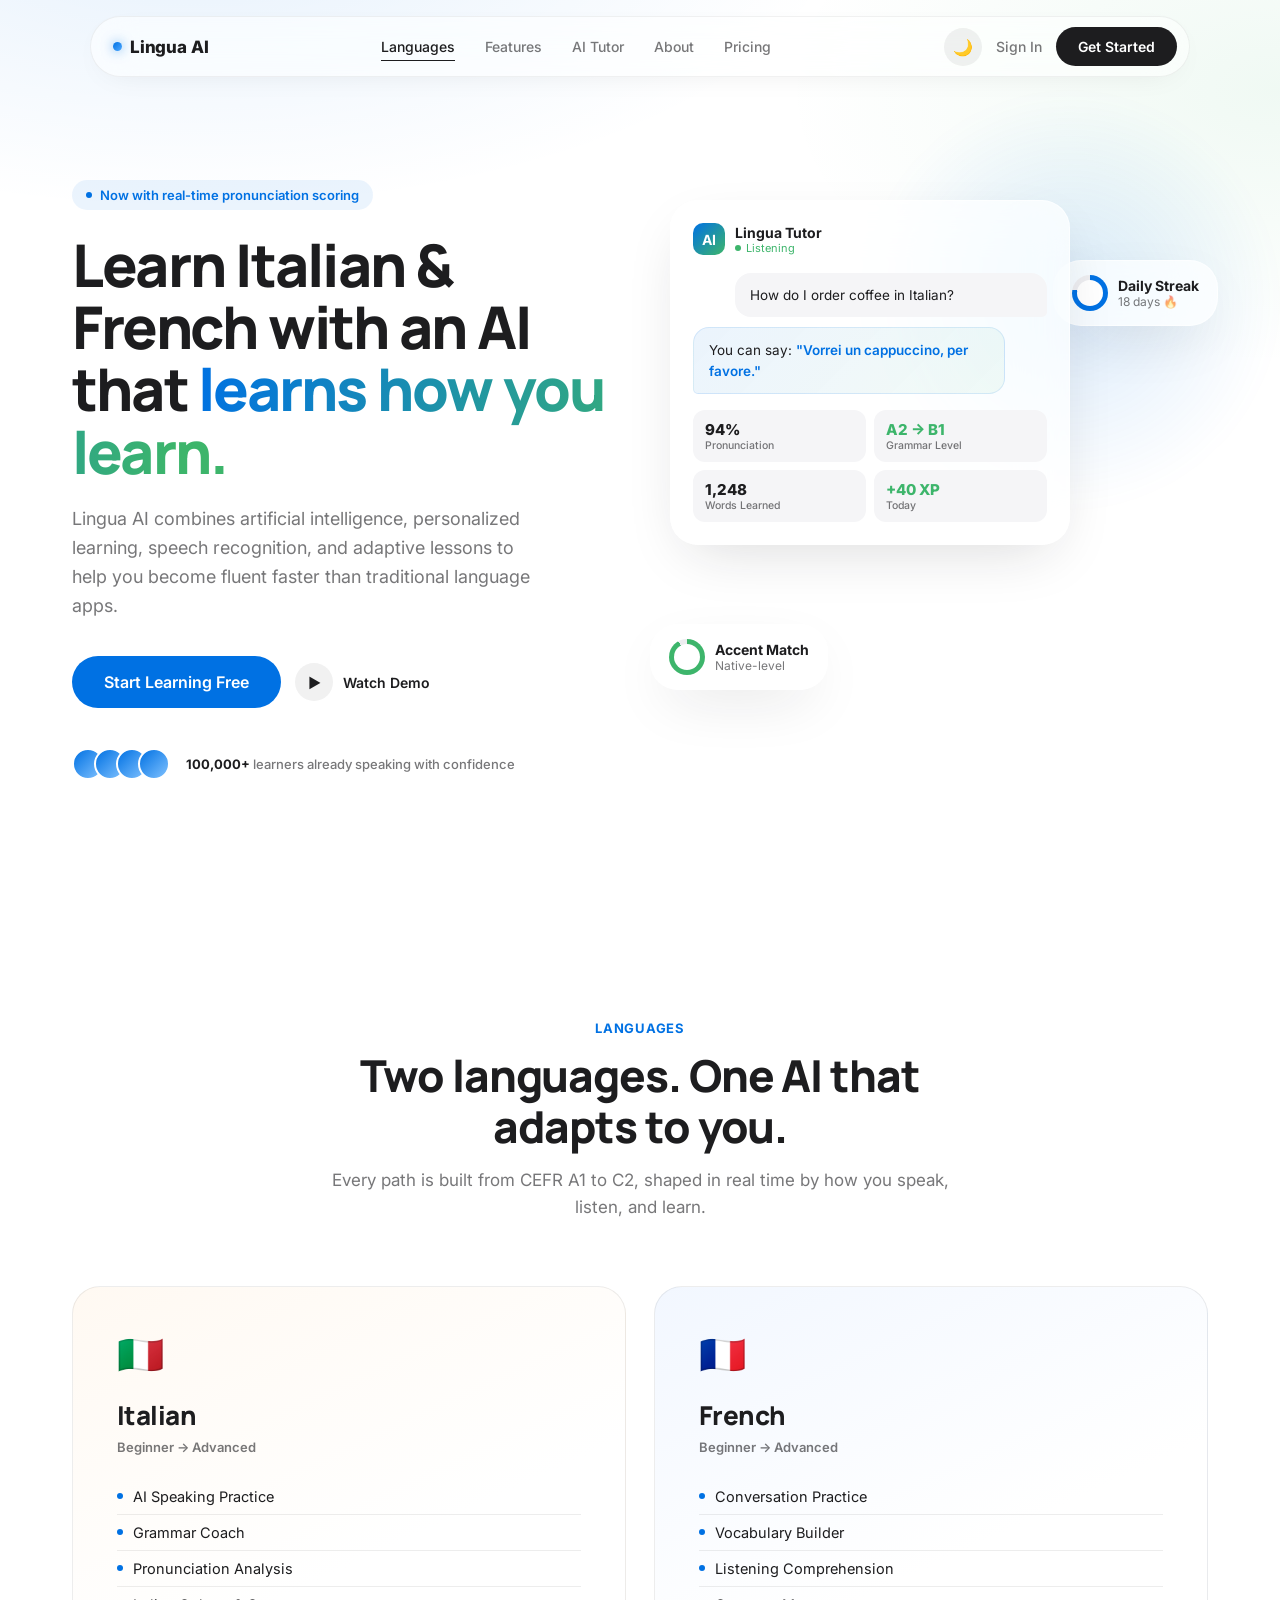
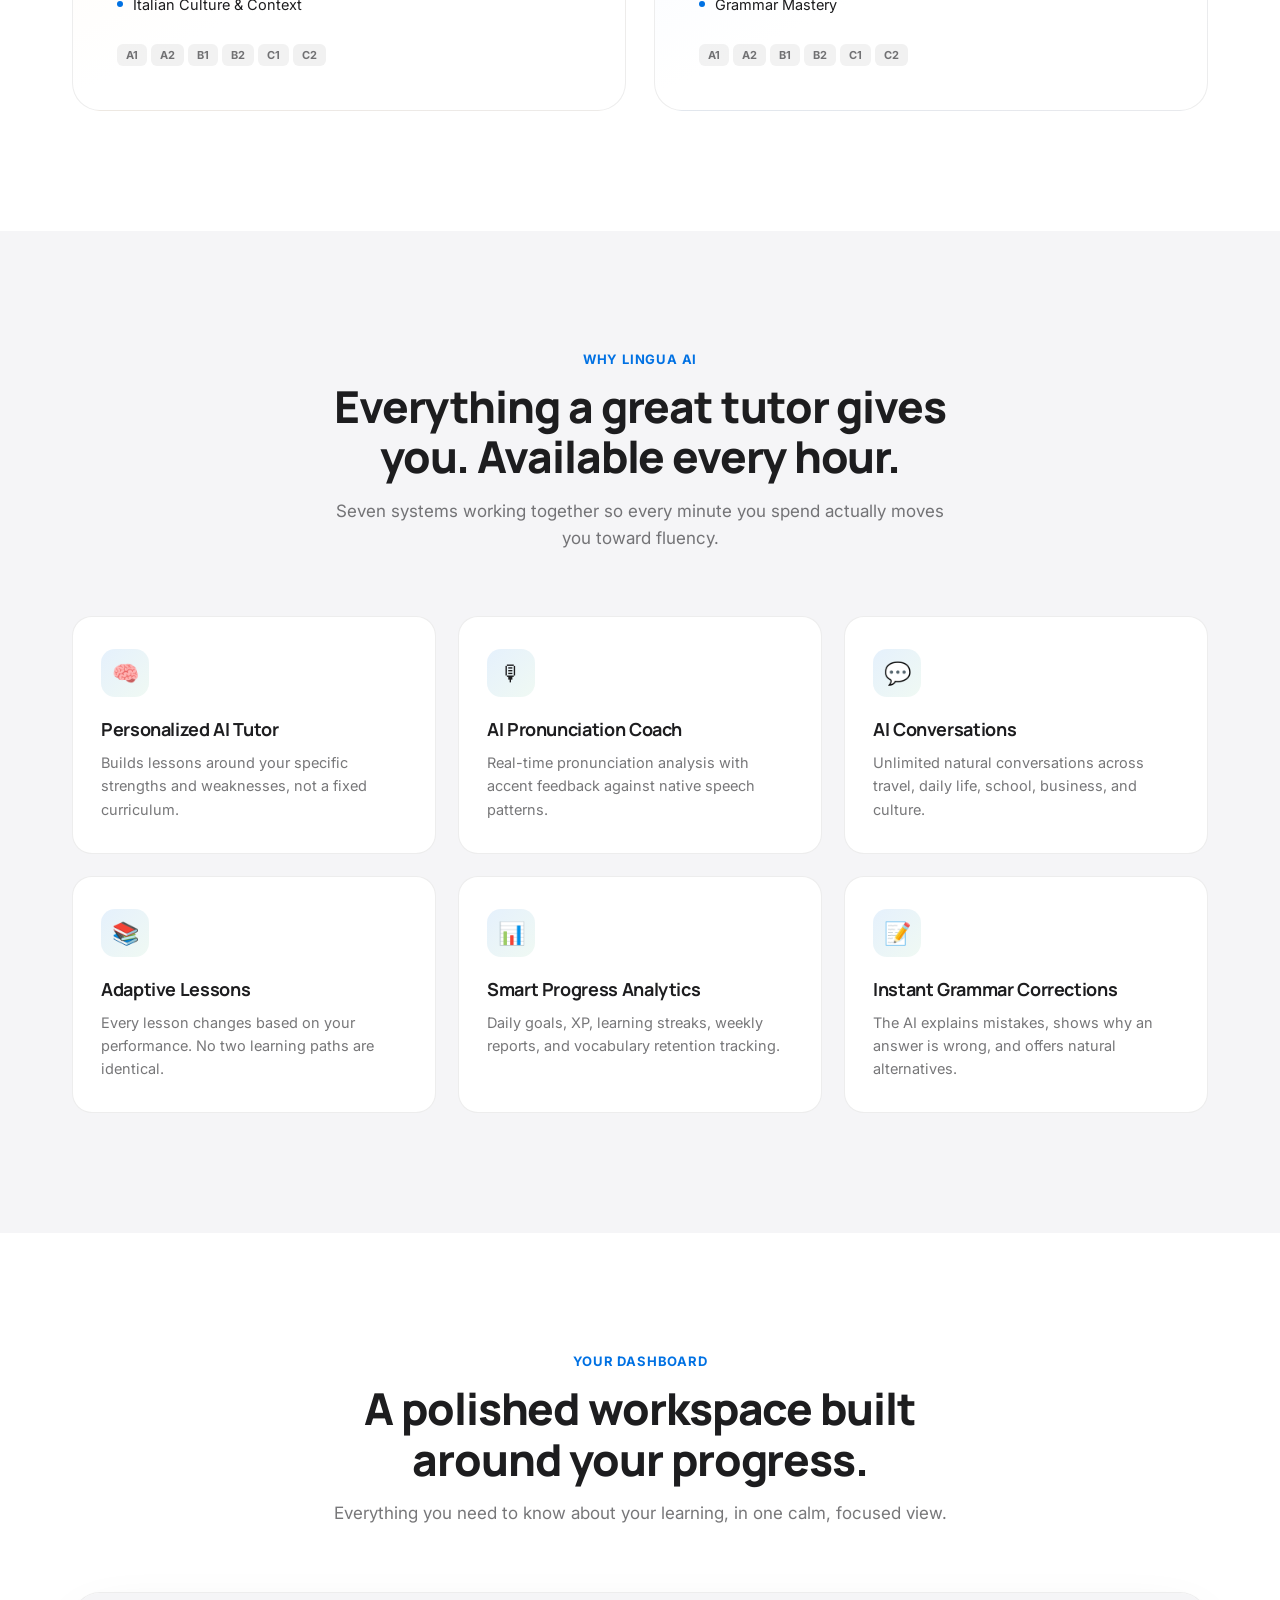
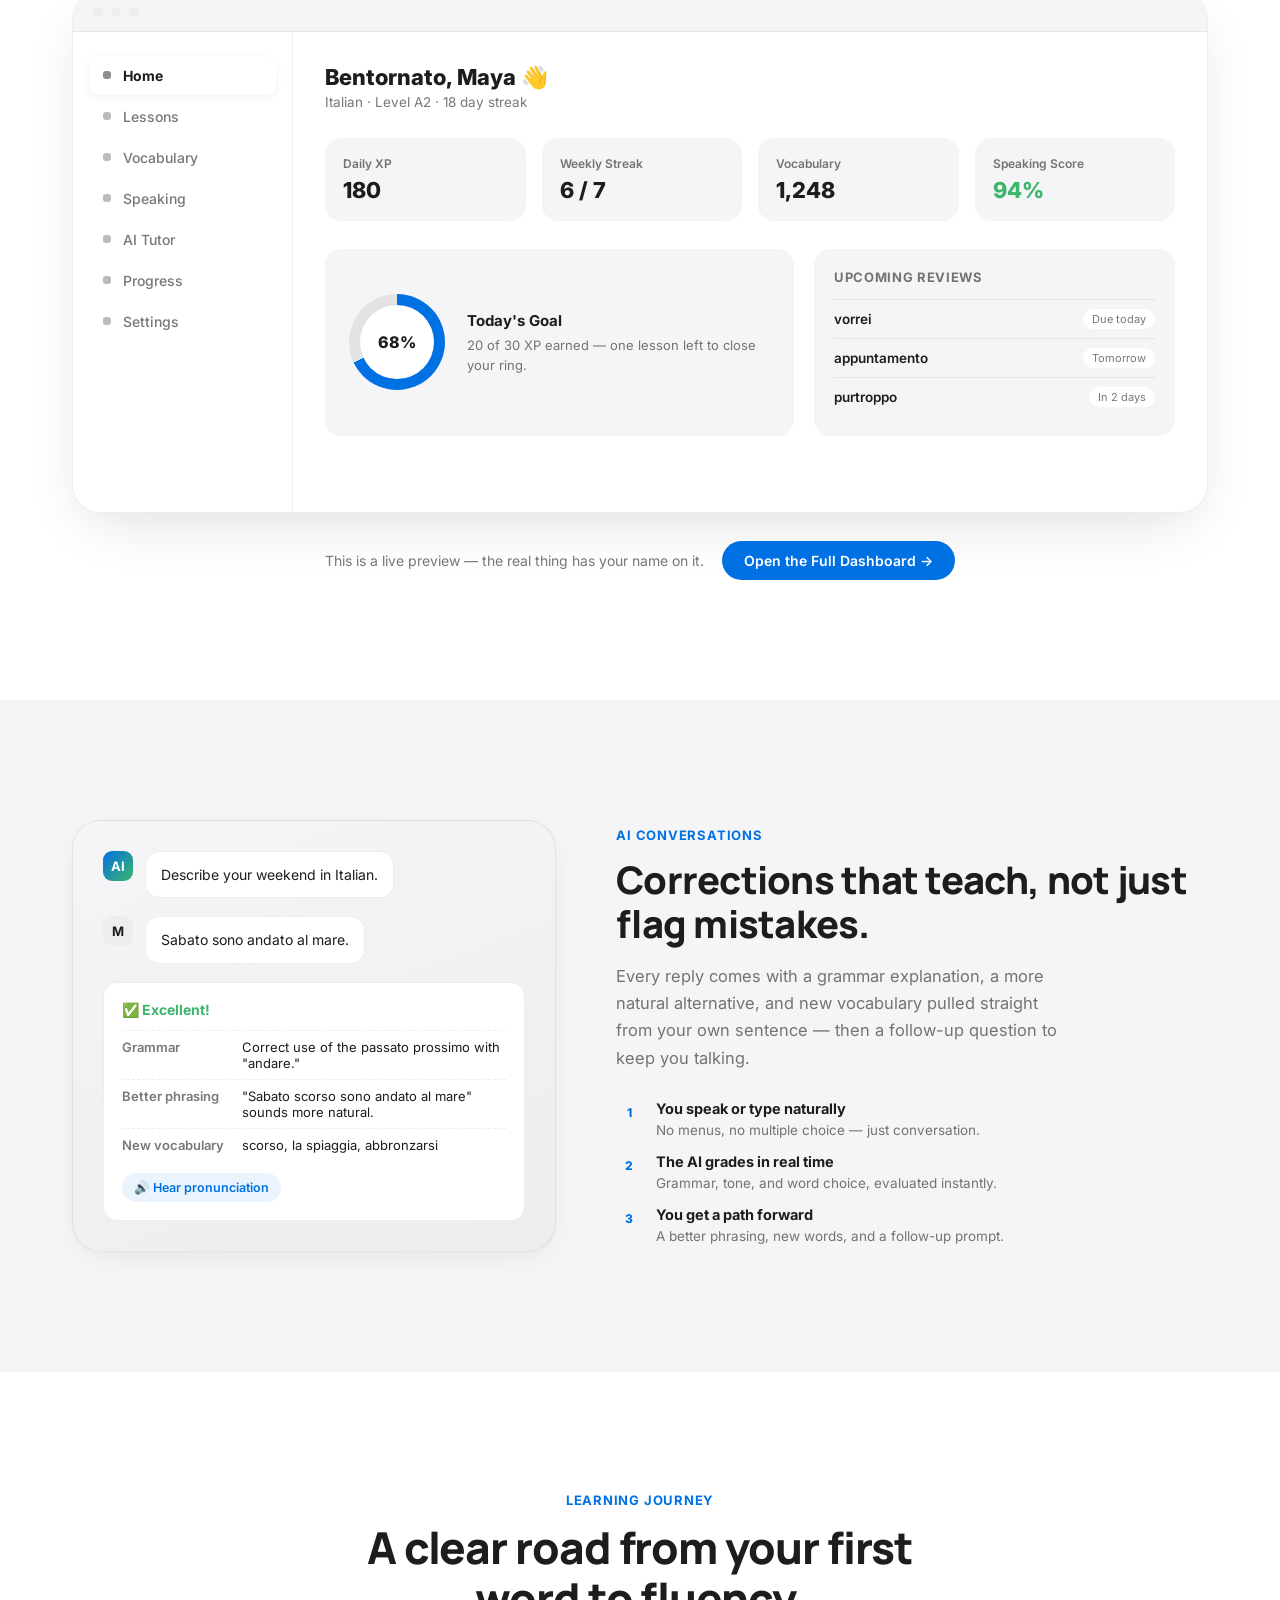
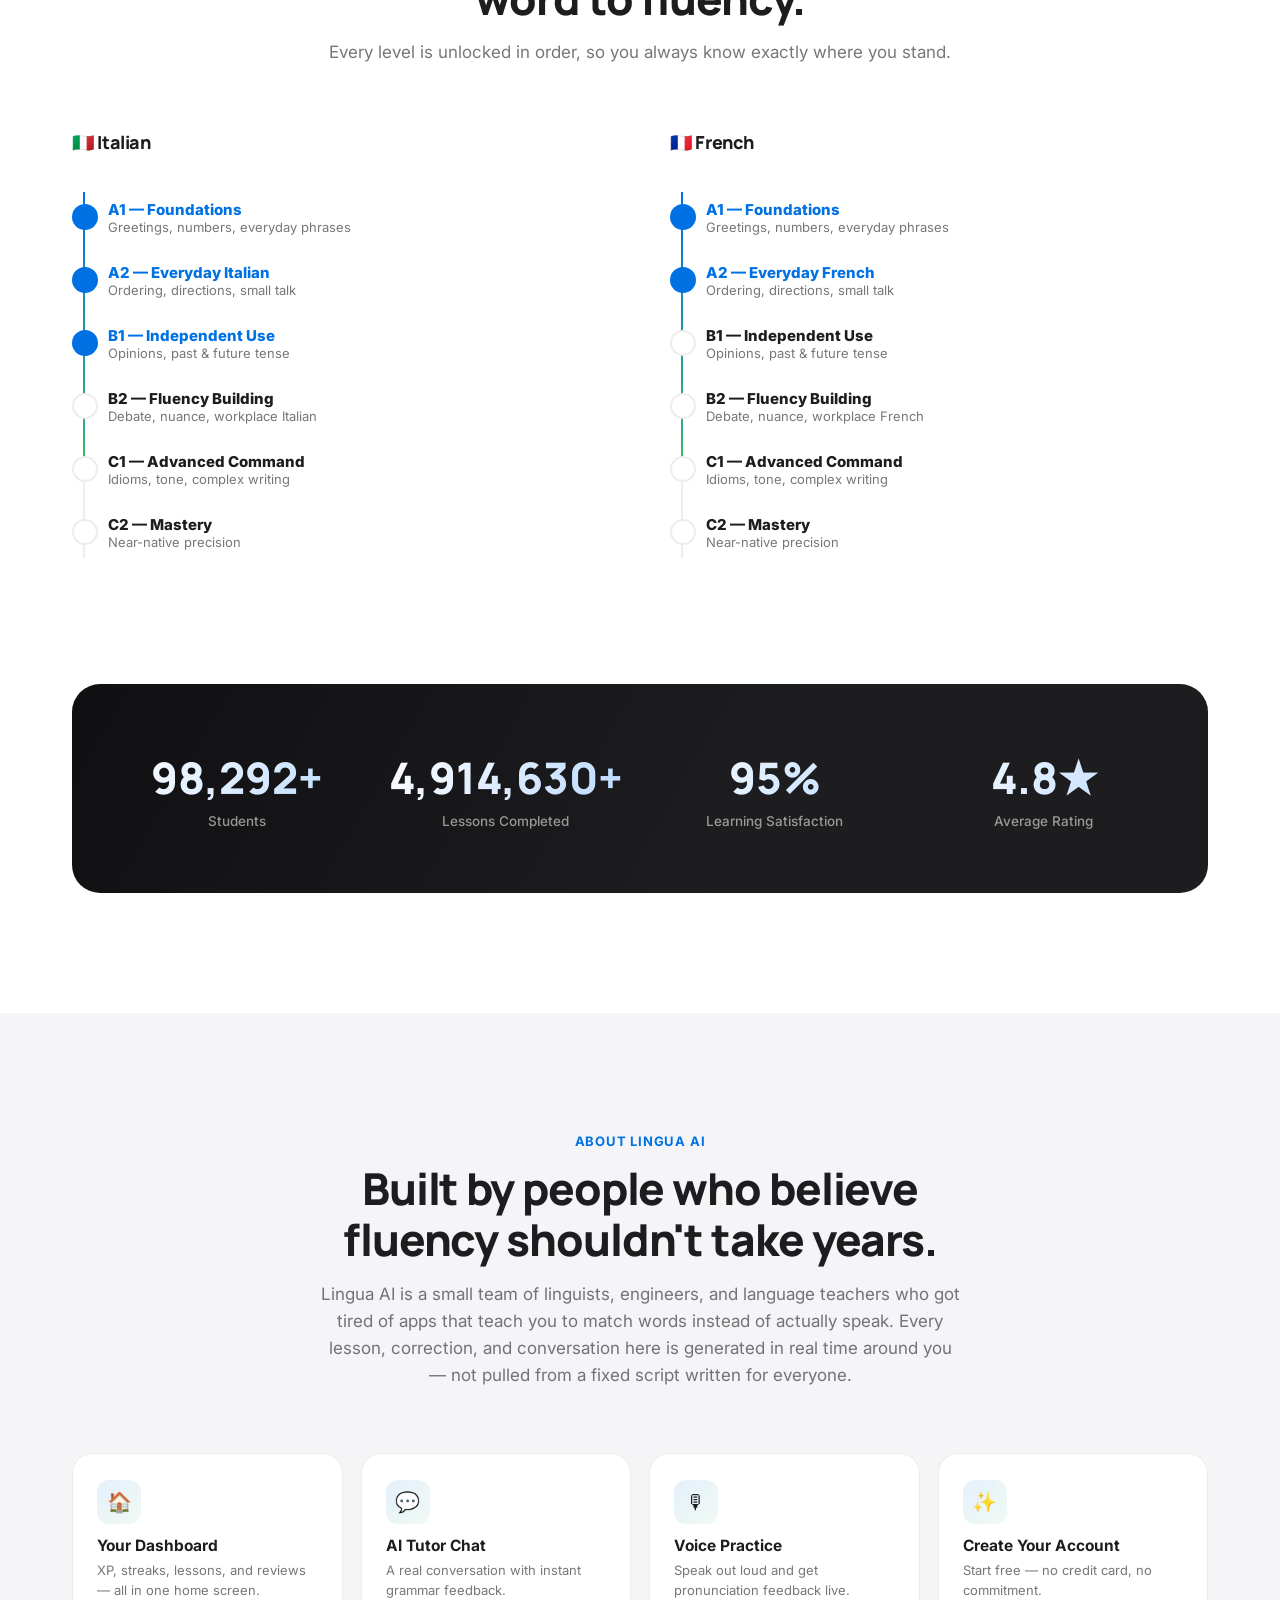
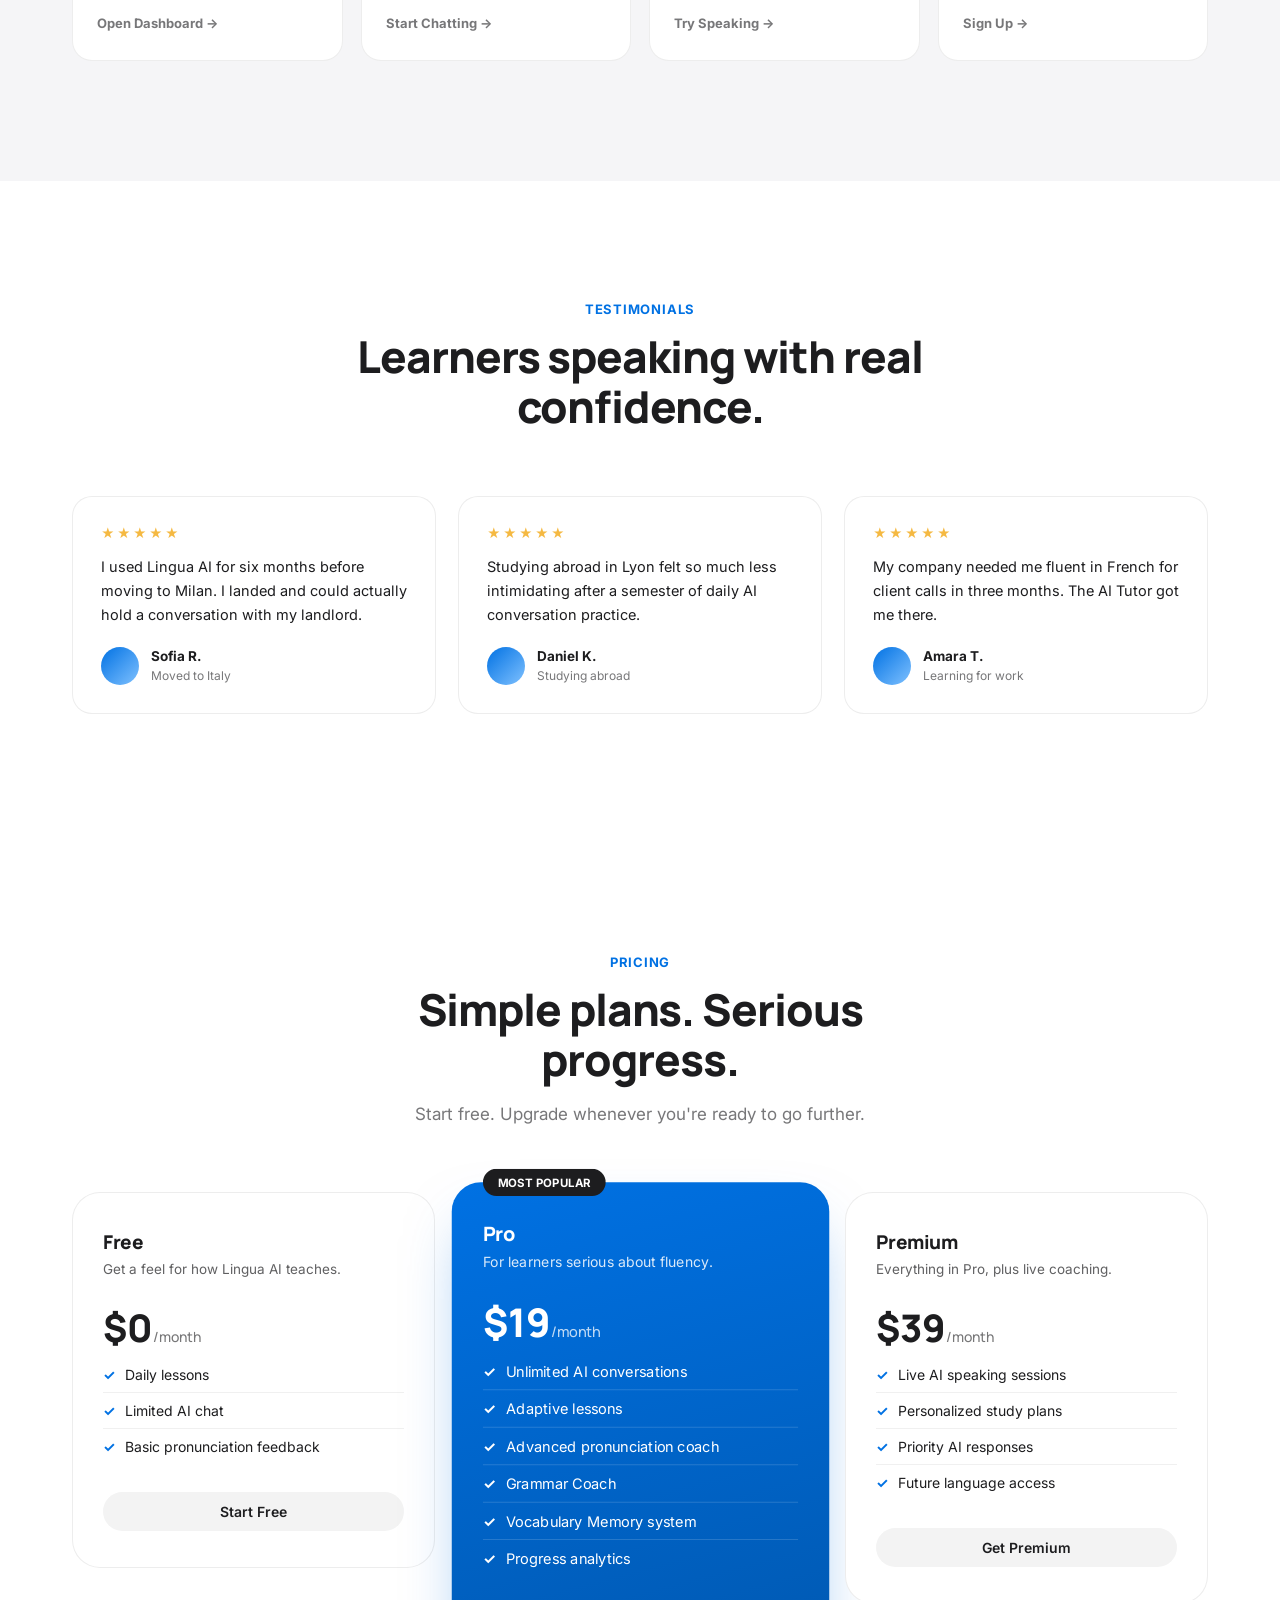
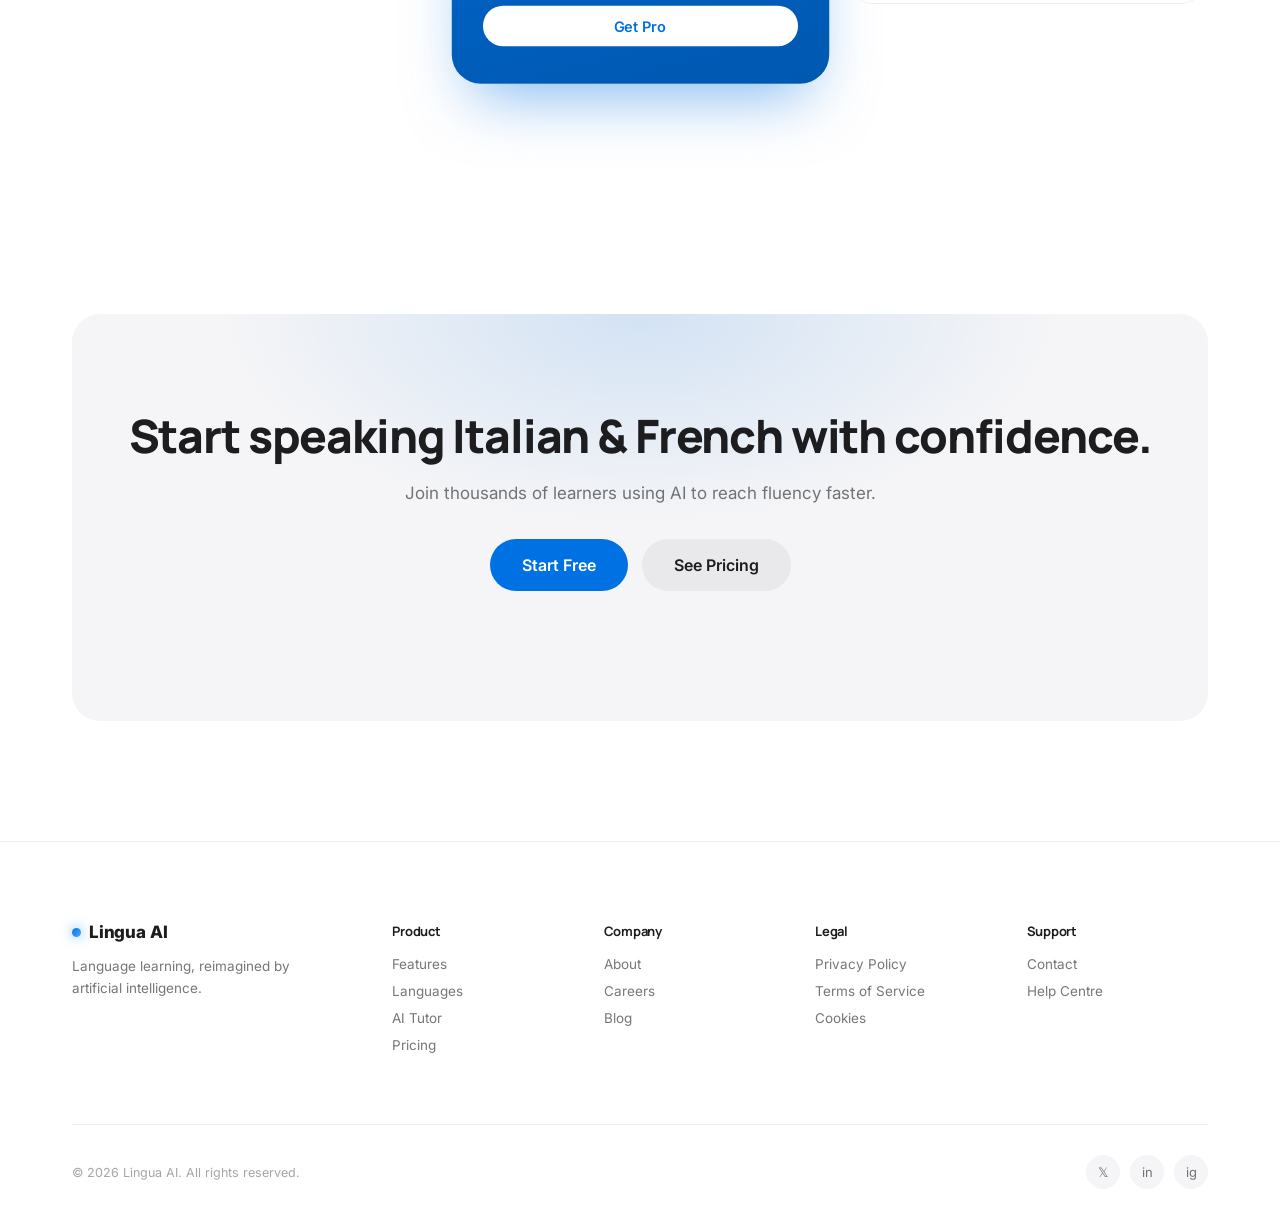
<file: index.html>
<!DOCTYPE html>
<html lang="en">
<head>
<meta charset="UTF-8">
<meta name="viewport" content="width=device-width, initial-scale=1.0">
<title>Lingua AI — Master Italian &amp; French with AI</title>
<link rel="preconnect" href="https://fonts.googleapis.com">
<link rel="preconnect" href="https://fonts.gstatic.com" crossorigin>
<link href="https://fonts.googleapis.com/css2?family=Manrope:wght@400;500;600;700;800&family=Inter:wght@400;500;600;700&display=swap" rel="stylesheet">
<link rel="stylesheet" href="styles.css">
<script>
  // Apply saved theme before paint to avoid a light-mode flash
  (function(){ try { var t = localStorage.getItem('lingua-theme'); if(t === 'dark') document.documentElement.setAttribute('data-theme','dark'); } catch(e){} })();
</script>
</head>
<body>
<div class="bg-fx" aria-hidden="true"><div class="day-layer"><div class="day-glow a"></div><div class="day-glow b"></div><div class="day-glow c"></div></div><div class="night-layer"><div class="moon"></div><div class="stars" id="bg-stars"></div></div></div>

<!-- NAVBAR -->
<nav class="navbar" id="navbar">
  <div class="container">
    <a href="#" class="nav-logo"><span class="dot"></span>Lingua AI</a>
    <div class="nav-links">
      <a href="#languages">Languages</a>
      <a href="#features">Features</a>
      <a href="#tutor">AI Tutor</a>
      <a href="#about">About</a>
      <a href="#pricing">Pricing</a>
    </div>
    <div class="nav-actions">
      <button class="theme-toggle" aria-label="Toggle dark mode" type="button"><span class="icon">🌙</span></button>
      <a href="signin.html" class="nav-signin">Sign In</a>
      <a href="signin.html?tab=signup" class="btn btn-primary">Get Started</a>
    </div>
  </div>
</nav>

<!-- HERO -->
<section class="hero">
  <div class="hero-glow"></div>
  <div class="container">
    <div class="hero-copy">
      <span class="eyebrow"><span class="dotpulse"></span>Now with real-time pronunciation scoring</span>
      <h1>Learn Italian &amp; French with an AI that <span class="accent">learns how you learn.</span></h1>
      <p>Lingua AI combines artificial intelligence, personalized learning, speech recognition, and adaptive lessons to help you become fluent faster than traditional language apps.</p>
      <div class="hero-actions">
        <a href="signin.html?tab=signup" class="btn btn-blue btn-lg">Start Learning Free</a>
        <a href="#tutor" class="btn-watch">
          <span class="play-circle">▶</span> Watch Demo
        </a>
      </div>
      <div class="hero-trust">
        <div class="avatar-stack">
          <div class="av"></div><div class="av"></div><div class="av"></div><div class="av"></div>
        </div>
        <span><strong>100,000+</strong> learners already speaking with confidence</span>
      </div>
    </div>

    <div class="hero-visual">
      <div class="mock-card mock-main">
        <div class="mock-head">
          <div class="ai-avatar">AI</div>
          <div>
            <div class="name">Lingua Tutor</div>
            <div class="status">Listening</div>
          </div>
        </div>
        <div class="chat-bubble user">How do I order coffee in Italian?</div>
        <div class="chat-bubble ai">You can say: <i>"Vorrei un cappuccino, per favore."</i></div>
        <div class="stat-row">
          <div class="stat-chip"><div class="val">94%</div><div class="lbl">Pronunciation</div></div>
          <div class="stat-chip green"><div class="val">A2 → B1</div><div class="lbl">Grammar Level</div></div>
          <div class="stat-chip"><div class="val">1,248</div><div class="lbl">Words Learned</div></div>
          <div class="stat-chip green"><div class="val">+40 XP</div><div class="lbl">Today</div></div>
        </div>
      </div>

      <div class="mock-card mock-pill mock-pill-1">
        <div class="ring"></div>
        <div class="txt"><strong>Daily Streak</strong><span>18 days 🔥</span></div>
      </div>

      <div class="mock-card mock-pill mock-pill-2">
        <div class="ring" style="background:conic-gradient(var(--green) 0% 92%, var(--gray-100) 92% 100%);"></div>
        <div class="txt"><strong>Accent Match</strong><span>Native-level</span></div>
      </div>
    </div>
  </div>
</section>

<!-- LANGUAGES -->
<section class="section-pad" id="languages">
  <div class="container">
    <div class="section-head" data-reveal>
      <span class="tag">Languages</span>
      <h2>Two languages. One AI that adapts to you.</h2>
      <p>Every path is built from CEFR A1 to C2, shaped in real time by how you speak, listen, and learn.</p>
    </div>
    <div class="lang-grid">
      <div class="lang-card lang-it" data-reveal>
        <span class="flag">🇮🇹</span>
        <h3>Italian</h3>
        <div class="level">Beginner → Advanced</div>
        <ul>
          <li>AI Speaking Practice</li>
          <li>Grammar Coach</li>
          <li>Pronunciation Analysis</li>
          <li>Italian Culture &amp; Context</li>
        </ul>
        <div class="cefr"><span>A1</span><span>A2</span><span>B1</span><span>B2</span><span>C1</span><span>C2</span></div>
      </div>
      <div class="lang-card lang-fr" data-reveal>
        <span class="flag">🇫🇷</span>
        <h3>French</h3>
        <div class="level">Beginner → Advanced</div>
        <ul>
          <li>Conversation Practice</li>
          <li>Vocabulary Builder</li>
          <li>Listening Comprehension</li>
          <li>Grammar Mastery</li>
        </ul>
        <div class="cefr"><span>A1</span><span>A2</span><span>B1</span><span>B2</span><span>C1</span><span>C2</span></div>
      </div>
    </div>
  </div>
</section>

<!-- WHY LINGUA AI / FEATURES -->
<section class="section-pad bg-gray" id="features">
  <div class="container">
    <div class="section-head" data-reveal>
      <span class="tag">Why Lingua AI</span>
      <h2>Everything a great tutor gives you. Available every hour.</h2>
      <p>Seven systems working together so every minute you spend actually moves you toward fluency.</p>
    </div>
    <div class="feat-grid">
      <div class="feat-card" data-reveal><div class="feat-icon">🧠</div><h3>Personalized AI Tutor</h3><p>Builds lessons around your specific strengths and weaknesses, not a fixed curriculum.</p></div>
      <div class="feat-card" data-reveal><div class="feat-icon">🎙</div><h3>AI Pronunciation Coach</h3><p>Real-time pronunciation analysis with accent feedback against native speech patterns.</p></div>
      <div class="feat-card" data-reveal><div class="feat-icon">💬</div><h3>AI Conversations</h3><p>Unlimited natural conversations across travel, daily life, school, business, and culture.</p></div>
      <div class="feat-card" data-reveal><div class="feat-icon">📚</div><h3>Adaptive Lessons</h3><p>Every lesson changes based on your performance. No two learning paths are identical.</p></div>
      <div class="feat-card" data-reveal><div class="feat-icon">📊</div><h3>Smart Progress Analytics</h3><p>Daily goals, XP, learning streaks, weekly reports, and vocabulary retention tracking.</p></div>
      <div class="feat-card" data-reveal><div class="feat-icon">📝</div><h3>Instant Grammar Corrections</h3><p>The AI explains mistakes, shows why an answer is wrong, and offers natural alternatives.</p></div>
    </div>
  </div>
</section>

<!-- DASHBOARD PREVIEW -->
<section class="section-pad" id="tutor">
  <div class="container">
    <div class="section-head" data-reveal>
      <span class="tag">Your Dashboard</span>
      <h2>A polished workspace built around your progress.</h2>
      <p>Everything you need to know about your learning, in one calm, focused view.</p>
    </div>
    <div class="dash-wrap" data-reveal>
      <div class="dash-topbar"><span class="tdot"></span><span class="tdot"></span><span class="tdot"></span></div>
      <div class="dash-body">
        <div class="dash-side">
          <div class="item active"><span class="ic"></span>Home</div>
          <div class="item"><span class="ic"></span>Lessons</div>
          <div class="item"><span class="ic"></span>Vocabulary</div>
          <div class="item"><span class="ic"></span>Speaking</div>
          <div class="item"><span class="ic"></span>AI Tutor</div>
          <div class="item"><span class="ic"></span>Progress</div>
          <div class="item"><span class="ic"></span>Settings</div>
        </div>
        <div class="dash-main">
          <div class="greet">Bentornato, Maya 👋</div>
          <div class="sub">Italian · Level A2 · 18 day streak</div>
          <div class="kpi-row">
            <div class="kpi"><div class="lbl">Daily XP</div><div class="val">180</div></div>
            <div class="kpi"><div class="lbl">Weekly Streak</div><div class="val">6 / 7</div></div>
            <div class="kpi"><div class="lbl">Vocabulary</div><div class="val">1,248</div></div>
            <div class="kpi"><div class="lbl">Speaking Score</div><div class="val green">94%</div></div>
          </div>
          <div class="dash-lower">
            <div class="ring-card">
              <div class="big-ring" data-pct="68%"></div>
              <div class="txt"><strong>Today's Goal</strong><span>20 of 30 XP earned — one lesson left to close your ring.</span></div>
            </div>
            <div class="review-card">
              <div class="title">Upcoming Reviews</div>
              <div class="review-row"><span class="word">vorrei</span><span class="tag2">Due today</span></div>
              <div class="review-row"><span class="word">appuntamento</span><span class="tag2">Tomorrow</span></div>
              <div class="review-row"><span class="word">purtroppo</span><span class="tag2">In 2 days</span></div>
            </div>
          </div>
        </div>
      </div>
    </div>
    <div class="dash-cta" data-reveal>
      <p>This is a live preview — the real thing has your name on it.</p>
      <a href="app.html" class="btn btn-blue">Open the Full Dashboard →</a>
    </div>
  </div>
</section>

<!-- AI CHAT SHOWCASE -->
<section class="section-pad bg-gray">

  <div class="container showcase">
    <div class="showcase-panel" data-reveal>
      <div class="qa-line">
        <div class="qa-avatar ai">AI</div>
        <div class="qa-bubble">Describe your weekend in Italian.</div>
      </div>
      <div class="qa-line">
        <div class="qa-avatar user">M</div>
        <div class="qa-bubble">Sabato sono andato al mare.</div>
      </div>
      <div class="feedback-card">
        <div class="fb-head">✅ Excellent!</div>
        <div class="fb-row"><span class="k">Grammar</span><span class="v">Correct use of the passato prossimo with "andare."</span></div>
        <div class="fb-row"><span class="k">Better phrasing</span><span class="v">"Sabato scorso sono andato al mare" sounds more natural.</span></div>
        <div class="fb-row"><span class="k">New vocabulary</span><span class="v">scorso, la spiaggia, abbronzarsi</span></div>
        <div class="fb-btn">🔊 Hear pronunciation</div>
      </div>
    </div>
    <div class="showcase-copy" data-reveal>
      <span class="tag">AI Conversations</span>
      <h2>Corrections that teach, not just flag mistakes.</h2>
      <p>Every reply comes with a grammar explanation, a more natural alternative, and new vocabulary pulled straight from your own sentence — then a follow-up question to keep you talking.</p>
      <div class="mini-list">
        <div class="mi"><div class="num">1</div><div><strong>You speak or type naturally</strong><span>No menus, no multiple choice — just conversation.</span></div></div>
        <div class="mi"><div class="num">2</div><div><strong>The AI grades in real time</strong><span>Grammar, tone, and word choice, evaluated instantly.</span></div></div>
        <div class="mi"><div class="num">3</div><div><strong>You get a path forward</strong><span>A better phrasing, new words, and a follow-up prompt.</span></div></div>
      </div>
    </div>
  </div>
</section>

<!-- LEARNING JOURNEY -->
<section class="section-pad" id="journey">
  <div class="container">
    <div class="section-head" data-reveal>
      <span class="tag">Learning Journey</span>
      <h2>A clear road from your first word to fluency.</h2>
      <p>Every level is unlocked in order, so you always know exactly where you stand.</p>
    </div>
    <div class="journey-cols">
      <div class="journey-col" data-reveal>
        <h3>🇮🇹 Italian</h3>
        <div class="road">
          <div class="fill-line"></div>
          <div class="lvl done"><div class="code">A1 — Foundations</div><div class="desc">Greetings, numbers, everyday phrases</div></div>
          <div class="lvl done"><div class="code">A2 — Everyday Italian</div><div class="desc">Ordering, directions, small talk</div></div>
          <div class="lvl done"><div class="code">B1 — Independent Use</div><div class="desc">Opinions, past &amp; future tense</div></div>
          <div class="lvl"><div class="code">B2 — Fluency Building</div><div class="desc">Debate, nuance, workplace Italian</div></div>
          <div class="lvl"><div class="code">C1 — Advanced Command</div><div class="desc">Idioms, tone, complex writing</div></div>
          <div class="lvl"><div class="code">C2 — Mastery</div><div class="desc">Near-native precision</div></div>
        </div>
      </div>
      <div class="journey-col" data-reveal>
        <h3>🇫🇷 French</h3>
        <div class="road">
          <div class="fill-line"></div>
          <div class="lvl done"><div class="code">A1 — Foundations</div><div class="desc">Greetings, numbers, everyday phrases</div></div>
          <div class="lvl done"><div class="code">A2 — Everyday French</div><div class="desc">Ordering, directions, small talk</div></div>
          <div class="lvl"><div class="code">B1 — Independent Use</div><div class="desc">Opinions, past &amp; future tense</div></div>
          <div class="lvl"><div class="code">B2 — Fluency Building</div><div class="desc">Debate, nuance, workplace French</div></div>
          <div class="lvl"><div class="code">C1 — Advanced Command</div><div class="desc">Idioms, tone, complex writing</div></div>
          <div class="lvl"><div class="code">C2 — Mastery</div><div class="desc">Near-native precision</div></div>
        </div>
      </div>
    </div>
  </div>
</section>

<!-- STATS -->
<section class="section-pad" style="padding-top:0;">
  <div class="container">
    <div class="stats-band" data-reveal>
      <div class="stat-item"><div class="num" data-count="100000" data-suffix="+">0</div><div class="lbl">Students</div></div>
      <div class="stat-item"><div class="num" data-count="5000000" data-suffix="+">0</div><div class="lbl">Lessons Completed</div></div>
      <div class="stat-item"><div class="num" data-count="97" data-suffix="%">0</div><div class="lbl">Learning Satisfaction</div></div>
      <div class="stat-item"><div class="num" data-decimal="4.9" data-suffix="★">0</div><div class="lbl">Average Rating</div></div>
    </div>
  </div>
</section>

<!-- EXPLORE + ABOUT -->
<section class="section-pad bg-gray" id="about">
  <div class="container">
    <div class="section-head" data-reveal>
      <span class="tag">About Lingua AI</span>
      <h2>Built by people who believe fluency shouldn't take years.</h2>
      <p>Lingua AI is a small team of linguists, engineers, and language teachers who got tired of apps that teach you to match words instead of actually speak. Every lesson, correction, and conversation here is generated in real time around you — not pulled from a fixed script written for everyone.</p>
    </div>

    <div class="explore-grid">
      <a href="app.html" class="explore-card" data-reveal>
        <div class="explore-icon">🏠</div>
        <strong>Your Dashboard</strong>
        <span>XP, streaks, lessons, and reviews — all in one home screen.</span>
        <span class="explore-link">Open Dashboard →</span>
      </a>
      <a href="app.html#tutor" class="explore-card" data-reveal>
        <div class="explore-icon">💬</div>
        <strong>AI Tutor Chat</strong>
        <span>A real conversation with instant grammar feedback.</span>
        <span class="explore-link">Start Chatting →</span>
      </a>
      <a href="speaking.html?mode=free" class="explore-card" data-reveal>
        <div class="explore-icon">🎙</div>
        <strong>Voice Practice</strong>
        <span>Speak out loud and get pronunciation feedback live.</span>
        <span class="explore-link">Try Speaking →</span>
      </a>
      <a href="signin.html?tab=signup" class="explore-card" data-reveal>
        <div class="explore-icon">✨</div>
        <strong>Create Your Account</strong>
        <span>Start free — no credit card, no commitment.</span>
        <span class="explore-link">Sign Up →</span>
      </a>
    </div>
  </div>
</section>

<!-- TESTIMONIALS -->
<section class="section-pad">
  <div class="container">
    <div class="section-head" data-reveal>
      <span class="tag">Testimonials</span>
      <h2>Learners speaking with real confidence.</h2>
    </div>
    <div class="test-grid">
      <div class="test-card" data-reveal>
        <div class="stars">★★★★★</div>
        <p>I used Lingua AI for six months before moving to Milan. I landed and could actually hold a conversation with my landlord.</p>
        <div class="test-person"><div class="av"></div><div><strong>Sofia R.</strong><span>Moved to Italy</span></div></div>
      </div>
      <div class="test-card" data-reveal>
        <div class="stars">★★★★★</div>
        <p>Studying abroad in Lyon felt so much less intimidating after a semester of daily AI conversation practice.</p>
        <div class="test-person"><div class="av"></div><div><strong>Daniel K.</strong><span>Studying abroad</span></div></div>
      </div>
      <div class="test-card" data-reveal>
        <div class="stars">★★★★★</div>
        <p>My company needed me fluent in French for client calls in three months. The AI Tutor got me there.</p>
        <div class="test-person"><div class="av"></div><div><strong>Amara T.</strong><span>Learning for work</span></div></div>
      </div>
    </div>
  </div>
</section>

<!-- PRICING -->
<section class="section-pad" id="pricing">
  <div class="container">
    <div class="section-head" data-reveal>
      <span class="tag">Pricing</span>
      <h2>Simple plans. Serious progress.</h2>
      <p>Start free. Upgrade whenever you're ready to go further.</p>
    </div>
    <div class="price-grid">
      <div class="price-card" data-reveal>
        <h3>Free</h3>
        <div class="desc">Get a feel for how Lingua AI teaches.</div>
        <div class="price">$0<span>/month</span></div>
        <ul>
          <li>Daily lessons</li>
          <li>Limited AI chat</li>
          <li>Basic pronunciation feedback</li>
        </ul>
        <a href="signin.html?tab=signup" class="btn btn-ghost">Start Free</a>
      </div>
      <div class="price-card featured" data-reveal>
        <div class="price-badge">MOST POPULAR</div>
        <h3>Pro</h3>
        <div class="desc" style="opacity:.85;">For learners serious about fluency.</div>
        <div class="price">$19<span style="opacity:.75;">/month</span></div>
        <ul>
          <li>Unlimited AI conversations</li>
          <li>Adaptive lessons</li>
          <li>Advanced pronunciation coach</li>
          <li>Grammar Coach</li>
          <li>Vocabulary Memory system</li>
          <li>Progress analytics</li>
        </ul>
        <a href="signin.html?tab=signup" class="btn" style="background:white;color:var(--blue);width:100%;">Get Pro</a>
      </div>
      <div class="price-card" data-reveal>
        <h3>Premium</h3>
        <div class="desc">Everything in Pro, plus live coaching.</div>
        <div class="price">$39<span>/month</span></div>
        <ul>
          <li>Live AI speaking sessions</li>
          <li>Personalized study plans</li>
          <li>Priority AI responses</li>
          <li>Future language access</li>
        </ul>
        <a href="signin.html?tab=signup" class="btn btn-ghost">Get Premium</a>
      </div>
    </div>
  </div>
</section>

<!-- FINAL CTA -->
<section class="section-pad">
  <div class="container">
    <div class="final-cta" data-reveal>
      <h2>Start speaking Italian &amp; French with confidence.</h2>
      <p>Join thousands of learners using AI to reach fluency faster.</p>
      <div class="hero-actions">
        <a href="signin.html?tab=signup" class="btn btn-blue btn-lg">Start Free</a>
        <a href="#pricing" class="btn btn-ghost btn-lg">See Pricing</a>
      </div>
    </div>
  </div>
</section>

<!-- FOOTER -->
<footer>
  <div class="container">
    <div class="foot-grid">
      <div class="foot-brand">
        <a href="#" class="nav-logo"><span class="dot"></span>Lingua AI</a>
        <p>Language learning, reimagined by artificial intelligence.</p>
      </div>
      <div class="foot-col">
        <h4>Product</h4>
        <a href="#features">Features</a>
        <a href="#languages">Languages</a>
        <a href="#tutor">AI Tutor</a>
        <a href="#pricing">Pricing</a>
      </div>
      <div class="foot-col">
        <h4>Company</h4>
        <a href="#">About</a>
        <a href="#">Careers</a>
        <a href="#">Blog</a>
      </div>
      <div class="foot-col">
        <h4>Legal</h4>
        <a href="#">Privacy Policy</a>
        <a href="#">Terms of Service</a>
        <a href="#">Cookies</a>
      </div>
      <div class="foot-col">
        <h4>Support</h4>
        <a href="#">Contact</a>
        <a href="#">Help Centre</a>
      </div>
    </div>
    <div class="foot-bottom">
      <span>© 2026 Lingua AI. All rights reserved.</span>
      <div class="soc">
        <a href="#">𝕏</a>
        <a href="#">in</a>
        <a href="#">ig</a>
      </div>
    </div>
  </div>
</footer>

<script src="common.js"></script>
</body>
</html>
</file>
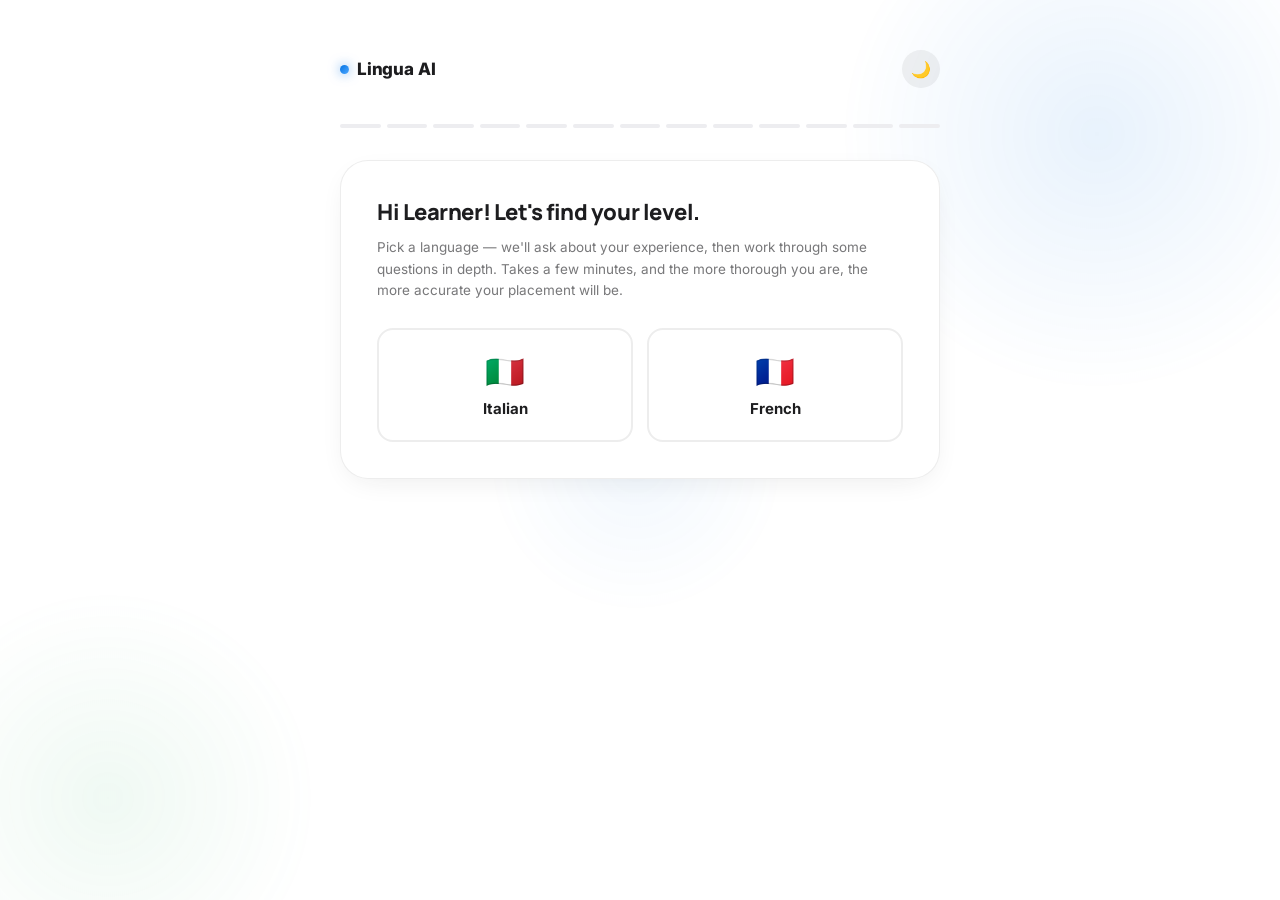
<file: level-test.html>
<!DOCTYPE html>
<html lang="en">
<head>
<meta charset="UTF-8">
<meta name="viewport" content="width=device-width, initial-scale=1.0">
<title>Find Your Level — Lingua AI</title>
<link rel="preconnect" href="https://fonts.googleapis.com">
<link rel="preconnect" href="https://fonts.gstatic.com" crossorigin>
<link href="https://fonts.googleapis.com/css2?family=Manrope:wght@400;500;600;700;800&family=Inter:wght@400;500;600;700&display=swap" rel="stylesheet">
<link rel="stylesheet" href="styles.css">
<script>
  (function(){ try { var t = localStorage.getItem('lingua-theme'); if(t === 'dark') document.documentElement.setAttribute('data-theme','dark'); } catch(e){} })();
</script>
</head>
<body>
<div class="bg-fx" aria-hidden="true"><div class="day-layer"><div class="day-glow a"></div><div class="day-glow b"></div><div class="day-glow c"></div></div><div class="night-layer"><div class="moon"></div><div class="stars" id="bg-stars"></div></div></div>

<div class="level-page">
  <div class="level-shell">
    <div class="level-topbar">
      <a href="index.html" class="nav-logo"><span class="dot"></span>Lingua AI</a>
      <button class="theme-toggle" aria-label="Toggle dark mode" type="button"><span class="icon">🌙</span></button>
    </div>

    <div class="level-progress" id="level-progress"></div>

    <div class="level-card" id="level-card"><!-- steps render here --></div>
  </div>
</div>

<script src="config.js"></script>
<script src="openai.js"></script>
<script>
  const params = new URLSearchParams(location.search);
  const userName = params.get('name') || 'Learner';

  const CEFR_ORDER = ['A1','A2','B1','B2','C1','C2'];
  const QUIZ_LENGTH = 10; // longer test = more reliable estimate

  // Self-reported experience anchors where the adaptive test *starts*,
  // so a year of study doesn't get judged from a cold A1/A2 baseline.
  const EXPERIENCE_OPTIONS = [
    { label: "Just starting out", startIndex: 0 },
    { label: "A few months", startIndex: 1 },
    { label: "About a year", startIndex: 2 },
    { label: "A few years", startIndex: 3 },
    { label: "Very comfortable already", startIndex: 4 }
  ];

  const state = {
    step: 0, // 0 = language, 1 = experience, 2..N+1 = quiz, then writing, then result
    language: null,
    answers: [], // {correct, levelIndexAtTime}
    writing: '',
    estimatedLevelIndex: 1, // overwritten once they pick an experience level
    usedAiThisRun: null,    // becomes true/false once we know if AI questions are working
    askedQuestions: [],     // text of questions already asked, so AI doesn't repeat itself
    currentQuestion: null   // the question object currently on screen
  };

  // Static fallback bank — used whenever there's no API key, or a live
  // generation call fails, so the test always works either way. Cycled
  // through (not just used once) since the test is now longer than 5.
  const quiz = {
    Italian: [
      { question: "How do you say \"Hello, how are you?\" in Italian?", options: ["Ciao, come stai?", "Ciao, dove vai?", "Buonanotte, grazie", "Arrivederci, bene"], correct_index: 0 },
      { question: "Which word means \"yesterday\"? (Quale parola significa \"yesterday\"?)", options: ["Domani", "Oggi", "Ieri", "Sempre"], correct_index: 2 },
      { question: "Complete: \"Io ___ andato al mercato.\" (I ___ went to the market.)", options: ["ho", "sono", "hai", "sei"], correct_index: 1 },
      { question: "What does \"Potrebbe consigliarmi qualcosa?\" mean?", options: ["Can you recommend something to me?", "Where is the bathroom?", "I would like the bill", "How much does it cost?"], correct_index: 0 },
      { question: "Which sentence uses the subjunctive correctly? (Quale frase usa correttamente il congiuntivo?)", options: ["Penso che è vero.", "Penso che sia vero.", "Penso che era vero.", "Penso che fosse vero, sempre."], correct_index: 1 },
      { question: "What does \"purtroppo\" mean?", options: ["fortunately", "unfortunately", "usually", "rarely"], correct_index: 1 },
      { question: "Complete: \"Se avessi tempo, ___ al cinema.\" (If I had time, I ___ to the cinema.)", options: ["vado", "andrei", "andavo", "sono andato"], correct_index: 1 },
      { question: "What does \"appena\" mean in \"Sono appena arrivato\"?", options: ["already", "just (recently)", "never", "always"], correct_index: 1 },
      { question: "Which is the correct plural of \"la valigia\" (the suitcase)?", options: ["le valigie", "le valigia", "i valigi", "le valige"], correct_index: 0 },
      { question: "What does \"Mi dispiace, ma non ce la faccio\" mean?", options: ["I'm sorry, but I can't manage it", "I'm happy to help", "I don't understand the question", "See you tomorrow"], correct_index: 0 }
    ],
    French: [
      { question: "How do you say \"Hello, how are you?\" in French?", options: ["Bonjour, comment ça va ?", "Bonsoir, où vas-tu ?", "Au revoir, merci", "Bonne nuit, ça va"], correct_index: 0 },
      { question: "Which word means \"yesterday\"? (Quel mot signifie \"yesterday\" ?)", options: ["Demain", "Aujourd'hui", "Hier", "Toujours"], correct_index: 2 },
      { question: "Complete: \"Je ___ allé au marché.\" (I ___ went to the market.)", options: ["ai", "suis", "as", "es"], correct_index: 1 },
      { question: "What does \"Pourriez-vous me conseiller quelque chose ?\" mean?", options: ["Can you recommend something to me?", "Where is the bathroom?", "I would like the bill", "How much does it cost?"], correct_index: 0 },
      { question: "Which sentence uses the subjunctive correctly? (Quelle phrase utilise correctement le subjonctif ?)", options: ["Je pense qu'il est vrai.", "Je pense qu'il soit vrai.", "Je veux qu'il est là.", "Je veux qu'il soit là."], correct_index: 3 },
      { question: "What does \"malheureusement\" mean?", options: ["fortunately", "unfortunately", "usually", "rarely"], correct_index: 1 },
      { question: "Complete: \"Si j'avais le temps, ___ au cinéma.\" (If I had time, I ___ to the cinema.)", options: ["vais", "irais", "allais", "suis allé"], correct_index: 1 },
      { question: "What does \"à peine\" mean in \"Je suis à peine arrivé\"?", options: ["already", "just (barely/recently)", "never", "always"], correct_index: 1 },
      { question: "Which is the correct plural of \"le journal\" (the newspaper)?", options: ["les journals", "les journaux", "les journeaux", "les journal"], correct_index: 1 },
      { question: "What does \"Je suis désolé, mais je n'y arrive pas\" mean?", options: ["I'm sorry, but I can't manage it", "I'm happy to help", "I don't understand the question", "See you tomorrow"], correct_index: 0 }
    ]
  };

  function totalSteps(){ return 2 + QUIZ_LENGTH + 1; } // language + experience + quiz + writing

  function renderProgress(){
    const total = totalSteps();
    const bar = document.getElementById('level-progress');
    bar.innerHTML = '';
    for(let i=0;i<total;i++){
      const seg = document.createElement('div');
      seg.className = 'seg' + (i < state.step ? ' done' : '');
      bar.appendChild(seg);
    }
  }

  function render(){
    renderProgress();
    const card = document.getElementById('level-card');
    if(state.step === 0) return renderLanguageStep(card);
    if(state.step === 1) return renderExperienceStep(card);
    if(state.step <= 1 + QUIZ_LENGTH) return loadAndRenderQuestion(card, state.step - 2);
    if(state.step === totalSteps() - 1) return renderWritingStep(card);
    return renderResultStep(card);
  }

  function renderLanguageStep(card){
    card.innerHTML = `
      <h1>Hi ${userName}! Let's find your level.</h1>
      <p class="sub">Pick a language — we'll ask about your experience, then work through some questions in depth. Takes a few minutes, and the more thorough you are, the more accurate your placement will be.</p>
      <div class="lang-pick-row">
        <button class="lang-pick" data-lang="Italian"><span class="flag">🇮🇹</span><strong>Italian</strong></button>
        <button class="lang-pick" data-lang="French"><span class="flag">🇫🇷</span><strong>French</strong></button>
      </div>
    `;
    card.querySelectorAll('.lang-pick').forEach(btn => {
      btn.addEventListener('click', () => {
        state.language = btn.dataset.lang;
        state.step = 1;
        render();
      });
    });
  }

  function renderExperienceStep(card){
    card.innerHTML = `
      <h1>How long have you been learning ${state.language}?</h1>
      <p class="sub">This just sets a fair starting point — the questions that follow will adjust from here based on how you actually do.</p>
      <div class="lang-pick-row" style="flex-direction:column;gap:10px;">
        ${EXPERIENCE_OPTIONS.map((opt, i) => `<button class="lang-pick experience-pick" data-i="${i}" style="width:100%;flex-direction:row;justify-content:flex-start;gap:12px;padding:16px 20px;"><strong>${opt.label}</strong></button>`).join('')}
      </div>
    `;
    card.querySelectorAll('.experience-pick').forEach(btn => {
      btn.addEventListener('click', () => {
        const opt = EXPERIENCE_OPTIONS[parseInt(btn.dataset.i, 10)];
        state.estimatedLevelIndex = opt.startIndex;
        state.step = 2;
        render();
      });
    });
  }

  function renderQuestionLoading(card, index){
    card.innerHTML = `
      <p class="sub" style="margin-bottom:6px;">Question ${index+1} of ${QUIZ_LENGTH}</p>
      <div class="quiz-question">Preparing your next question…</div>
      <div class="typing-dots"><span></span><span></span><span></span></div>
    `;
  }

  // Asks GPT for one question targeted at the learner's current estimated
  // level, adapting up or down as they answer. Falls back to the static
  // bank (and stops trying AI again this session) on any failure.
  async function generateDynamicQuestion(index){
    const targetLevel = CEFR_ORDER[Math.round(state.estimatedLevelIndex)];
    const avoidList = state.askedQuestions.length
      ? `Don't repeat or closely resemble these already-asked questions: ${state.askedQuestions.map(q => `"${q}"`).join(', ')}.`
      : '';
    const reply = await openaiChat([
      { role: 'system', content: `You write single multiple-choice CEFR placement-test questions in ${state.language} for English-speaking learners who are NOT yet fluent. Target the question at CEFR level ${targetLevel} — it should be answerable by someone genuinely at that level, and meaningfully harder than an A1 question if the target is higher. Mix question types across a session: vocabulary, grammar, or short comprehension. CRITICAL: give enough English scaffolding in the QUESTION TEXT that a non-fluent learner understands what's being asked — the instructional framing should be in English. If a ${state.language} sentence appears in the stem purely as surrounding context (not the thing being tested), you may gloss it in parentheses. BUT never translate the exact word/phrase/sentence that the question is actually testing anywhere in the stem — e.g. a "what does X mean?" question must show ONLY "${state.language} text" in the stem with no English gloss of it at all, since that would hand over the answer before the learner even sees the options. HOWEVER, the four ANSWER OPTIONS must never include an English translation next to them if that would reveal or hint at the correct answer (e.g. when the options are the vocabulary/phrase actually being tested, or ${state.language} sentence variants being judged for correctness) — translating an option away gives away the test. Return strict JSON only, no other text, with keys "question" (string), "options" (array of exactly 4 strings), and "correct_index" (integer 0-3). ${avoidList}` },
      { role: 'user', content: `Generate question ${index+1} of ${QUIZ_LENGTH}, targeting ${targetLevel}.` }
    ], { json: true, temperature: 0.7 });

    const parsed = JSON.parse(reply);
    if(!parsed || typeof parsed.question !== 'string' || !Array.isArray(parsed.options) || parsed.options.length !== 4 || !Number.isInteger(parsed.correct_index) || parsed.correct_index < 0 || parsed.correct_index > 3){
      throw new Error('Malformed question from model');
    }
    return parsed;
  }

  async function loadAndRenderQuestion(card, index){
    renderQuestionLoading(card, index);

    let item;
    if(state.usedAiThisRun === false || !hasApiKey()){
      item = quiz[state.language][index];
    } else {
      try{
        item = await generateDynamicQuestion(index);
        state.usedAiThisRun = true;
      }catch(err){
        console.error(err);
        state.usedAiThisRun = false; // stop retrying AI for the rest of this test
        item = quiz[state.language][index];
      }
    }

    // If the step moved on while we were waiting (shouldn't normally happen,
    // but guards against a stray double-click), bail out quietly.
    if(state.step !== index + 2) return;

    state.currentQuestion = item;
    state.askedQuestions.push(item.question);

    card.innerHTML = `
      <p class="sub" style="margin-bottom:6px;">Question ${index+1} of ${QUIZ_LENGTH}</p>
      <div class="quiz-question">${item.question}</div>
      <div class="quiz-options">
        ${item.options.map((opt,i) => `<button class="quiz-option" data-i="${i}">${opt}</button>`).join('')}
      </div>
      ${state.usedAiThisRun === false ? `<p style="font-size:12px;color:var(--ink-60);margin-top:14px;">Using our standard question bank for this one.</p>` : ''}
    `;
    card.querySelectorAll('.quiz-option').forEach(btn => {
      btn.addEventListener('click', () => {
        card.querySelectorAll('.quiz-option').forEach(b => b.classList.remove('selected'));
        btn.classList.add('selected');
        const chosen = parseInt(btn.dataset.i, 10);
        const correct = chosen === item.correct_index;
        setTimeout(() => {
          state.answers.push({ correct, levelIndexAtTime: state.estimatedLevelIndex });
          // Gentle movement: ~2-3 consistent answers needed to shift a full
          // CEFR level, so one lucky guess or one careless mistake over a
          // 10-question test can't swing the result to the extreme ends.
          state.estimatedLevelIndex = Math.max(0, Math.min(CEFR_ORDER.length - 1,
            state.estimatedLevelIndex + (correct ? 0.4 : -0.4)));
          state.step++;
          render();
        }, 250);
      });
    });
  }

  function renderWritingStep(card){
    const prompt = state.language === 'Italian'
      ? 'Scrivi 4-5 frasi per presentarti: nome, dove vivi, cosa fai, e cosa ti piace fare nel tempo libero.'
      : 'Écris 4-5 phrases pour te présenter : nom, où tu habites, ce que tu fais, et ce que tu aimes faire pendant ton temps libre.';
    card.innerHTML = `
      <h1>One last thing — this is what makes it accurate</h1>
      <p class="sub">${prompt}</p>
      <p class="sub" style="margin-top:-14px;color:var(--ink-40);font-size:12.5px;">A few genuine sentences tell us far more than the quiz alone — especially if the quiz felt harder or easier than your real level.</p>
      <div class="level-writing">
        <textarea id="writing-input" placeholder="${state.language === 'Italian' ? 'Mi chiamo...' : 'Je m&apos;appelle...'}"></textarea>
      </div>
      <div class="level-actions">
        <button class="level-skip" id="skip-writing">Skip (less accurate)</button>
        <button class="btn btn-blue" id="submit-writing">See My Level →</button>
      </div>
      <div id="writing-error"></div>
    `;
    document.getElementById('skip-writing').addEventListener('click', () => {
      state.writing = '';
      finishTest();
    });
    document.getElementById('submit-writing').addEventListener('click', () => {
      state.writing = document.getElementById('writing-input').value.trim();
      finishTest();
    });
  }

  // The quiz-based estimate is just wherever the adaptive walk landed —
  // it already reflects both correctness and question difficulty.
  function quizScoreLevel(){
    return CEFR_ORDER[Math.round(state.estimatedLevelIndex)];
  }

  async function finishTest(){
    state.step = totalSteps();
    const card = document.getElementById('level-card');
    renderProgress();
    card.innerHTML = `
      <h1>Scoring your level…</h1>
      <p class="sub">One moment while we take a look.</p>
      <div class="typing-dots"><span></span><span></span><span></span></div>
    `;

    const quizLevel = quizScoreLevel();

    if(!state.writing || !hasApiKey()){
      renderResult(quizLevel, state.writing
        ? "We estimated this from your quiz answers. Add an OpenAI API key in config.js for a more precise, writing-based assessment."
        : "This estimate is based on your quiz answers only.");
      return;
    }

    try{
      const reply = await openaiChat([
        { role: 'system', content: `You are a careful CEFR language-level assessor for ${state.language}. You're given a quiz-based estimate and a short writing sample from the same learner. The writing sample is the more reliable signal — it's a direct demonstration of real production, while the quiz can be thrown off by test anxiety, ambiguous options, or unfamiliarity with a multiple-choice format. If the writing shows accurate, coherent, multi-sentence production with good vocabulary range, place the learner at least at that level even if it's noticeably higher than the quiz estimate — don't let a handful of quiz mistakes cap someone who can clearly write well. Conversely if the writing is very minimal or has frequent basic errors, weigh the quiz estimate more. Return a strict JSON object with keys "level" (one of A1, A2, B1, B2, C1, C2) and "feedback" (a warm, specific, 2-3 sentence assessment of their writing, mentioning one strength and one thing to work on). Do not include anything besides that JSON.` },
        { role: 'user', content: `Quiz-based estimate: ${quizLevel}\n\nLearner's writing sample:\n"""${state.writing}"""` }
      ], { json: true, temperature: 0.4 });

      const parsed = JSON.parse(reply);
      renderResult(parsed.level || quizLevel, parsed.feedback || '');
    }catch(err){
      console.error(err);
      renderResult(quizLevel, "We couldn't reach the AI grader (check your API key in config.js), so this estimate is based on your quiz answers only.");
    }
  }

  function renderResult(level, feedback){
    state.finalLevel = level;
    const card = document.getElementById('level-card');
    card.innerHTML = `
      <div class="level-result">
        <div class="level-badge">${level}</div>
        <h1>You're at ${level} in ${state.language}!</h1>
        <p class="sub">Nice work — we'll start you here and adjust as you go.</p>
        ${feedback ? `<div class="feedback">${feedback}</div>` : ''}
        <a class="btn btn-blue btn-lg" href="app.html?name=${encodeURIComponent(userName)}&lang=${encodeURIComponent(state.language)}&level=${encodeURIComponent(level)}">Continue to Dashboard →</a>
      </div>
    `;
  }

  render();
</script>
<script src="common.js"></script>
</body>
</html>
</file>
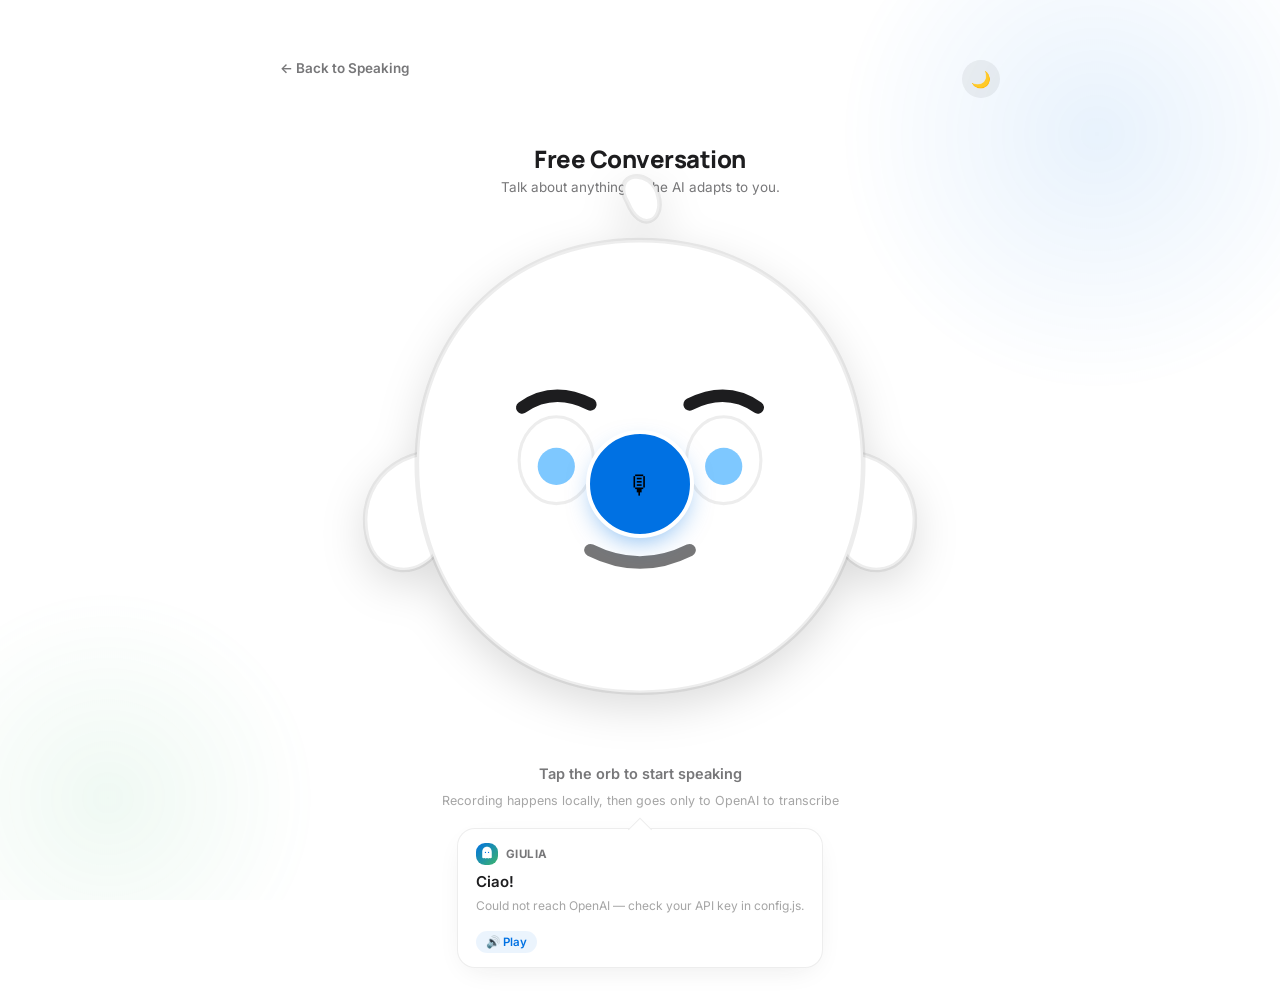
<file: speaking.html>
<!DOCTYPE html>
<html lang="en">
<head>
<meta charset="UTF-8">
<meta name="viewport" content="width=device-width, initial-scale=1.0">
<title>Speaking Practice — Lingua AI</title>
<link rel="preconnect" href="https://fonts.googleapis.com">
<link rel="preconnect" href="https://fonts.gstatic.com" crossorigin>
<link href="https://fonts.googleapis.com/css2?family=Manrope:wght@400;500;600;700;800&family=Inter:wght@400;500;600;700&display=swap" rel="stylesheet">
<link rel="stylesheet" href="styles.css">
<script>
  (function(){ try { var t = localStorage.getItem('lingua-theme'); if(t === 'dark') document.documentElement.setAttribute('data-theme','dark'); } catch(e){} })();
</script>
</head>
<body>
<div class="bg-fx" aria-hidden="true"><div class="day-layer"><div class="day-glow a"></div><div class="day-glow b"></div><div class="day-glow c"></div></div><div class="night-layer"><div class="moon"></div><div class="stars" id="bg-stars"></div></div></div>

<div class="voice-page">
  <div style="width:100%;max-width:720px;display:flex;align-items:center;justify-content:space-between;">
    <a href="app.html#speaking" class="voice-back" id="voice-back">← Back to Speaking</a>
    <button class="theme-toggle" aria-label="Toggle dark mode" type="button"><span class="icon">🌙</span></button>
  </div>

  <div id="api-notice-host" style="width:100%;max-width:720px;margin-top:20px;"></div>

  <div class="voice-header">
    <h1 id="voice-title">Free Conversation</h1>
    <p id="voice-subtitle">Talk about anything — the AI adapts to you.</p>
  </div>

  <div class="orb-stage" id="orb-stage">
    <div class="buddy-stage" id="buddy-stage">
      <svg class="buddy-svg" viewBox="0 0 200 200" aria-hidden="true">
        <path class="buddy-arm buddy-arm-left" d="M45,95 C22,90 8,105 12,122 C15,135 30,136 36,124 C40,116 40,104 45,95 Z"/>
        <path class="buddy-arm buddy-arm-right" d="M155,95 C178,90 192,105 188,122 C185,135 170,136 164,124 C160,116 160,104 155,95 Z"/>
        <path class="buddy-tuft" d="M96,14 C90,4 104,2 106,12 C108,20 100,24 96,14 Z"/>
        <path class="buddy-body" d="M100,26 C56,26 28,58 28,98 C28,140 56,172 100,172 C144,172 172,140 172,98 C172,58 144,26 100,26 Z"/>
        <g id="buddy-face-normal">
          <path class="buddy-eyebrow" d="M62,80 Q72,73 84,79"/>
          <path class="buddy-eyebrow" d="M116,79 Q128,73 138,80"/>
          <ellipse class="buddy-eye-white" cx="73" cy="97" rx="12" ry="14"/>
          <ellipse class="buddy-eye-white" cx="127" cy="97" rx="12" ry="14"/>
          <circle class="buddy-pupil" id="buddy-pupil-l" cx="73" cy="99" r="6"/>
          <circle class="buddy-pupil" id="buddy-pupil-r" cx="127" cy="99" r="6"/>
          <path class="buddy-mouth" d="M84,126 Q100,134 116,126"/>
        </g>
        <g id="buddy-face-happy" style="display:none;">
          <path class="buddy-eyebrow" d="M62,76 Q72,68 84,75"/>
          <path class="buddy-eyebrow" d="M116,75 Q128,68 138,76"/>
          <path class="buddy-eye-happy" d="M61,99 Q73,85 85,99"/>
          <path class="buddy-eye-happy" d="M115,99 Q127,85 139,99"/>
          <path class="buddy-mouth-happy" d="M80,120 Q100,148 120,120 Q100,135 80,120 Z"/>
        </g>
        <g id="buddy-face-thinking" style="display:none;">
          <path class="buddy-eyebrow" d="M62,78 Q72,74 84,79"/>
          <path class="buddy-eyebrow" d="M116,74 Q128,70 138,76"/>
          <ellipse class="buddy-eye-white" cx="73" cy="97" rx="12" ry="14"/>
          <ellipse class="buddy-eye-white" cx="127" cy="97" rx="12" ry="14"/>
          <circle class="buddy-pupil" cx="79" cy="92" r="6"/>
          <circle class="buddy-pupil" cx="133" cy="92" r="6"/>
          <path class="buddy-mouth" d="M88,130 Q100,126 112,130"/>
        </g>
        <g id="buddy-face-laughing" style="display:none;">
          <path class="buddy-eyebrow" d="M60,74 Q72,64 86,73"/>
          <path class="buddy-eyebrow" d="M114,73 Q128,64 140,74"/>
          <path class="buddy-eye-happy" d="M59,101 Q73,82 87,101"/>
          <path class="buddy-eye-happy" d="M113,101 Q127,82 141,101"/>
          <path class="buddy-mouth-laugh" d="M78,118 Q100,152 122,118 Q100,142 78,118 Z"/>
          <ellipse class="buddy-blush" cx="58" cy="114" rx="9" ry="6"/>
          <ellipse class="buddy-blush" cx="142" cy="114" rx="9" ry="6"/>
        </g>
      </svg>
    </div>
    <div class="mic-cluster">
      <div class="orb-ring r1"></div>
      <div class="orb-ring r2"></div>
      <div class="orb-ring r3"></div>
      <button class="orb" id="orb-btn" aria-label="Tap to speak">
        <span class="orb-icon" id="orb-icon">🎙</span>
      </button>
    </div>
  </div>

  <div class="voice-status" id="voice-status">Tap the orb to start speaking</div>
  <div class="voice-hint" id="voice-hint">Recording happens locally, then goes only to OpenAI to transcribe</div>

  <div class="speech-bubble-wrap" id="speech-bubble-wrap"></div>
  <div id="feedback-strip-host"></div>
</div>

<script src="config.js"></script>
<script src="openai.js"></script>
<script src="progress.js"></script>
<script>
  const modeCopy = {
    free: {
      title: 'Free Conversation',
      subtitle: 'Talk about anything — the AI adapts to you.',
      context: 'a free, casual conversation about anything the learner wants to talk about'
    },
    restaurant: {
      title: 'Restaurant Roleplay',
      subtitle: 'Practice ordering, paying, and small talk.',
      context: 'a restaurant roleplay — you are the waiter, the learner is a customer ordering food, asking questions, and paying'
    },
    travel: {
      title: 'Airport & Travel',
      subtitle: 'Check-in, directions, and customs phrases.',
      context: 'an airport/travel roleplay — you are an airline or customs agent, the learner is a traveler checking in, asking for directions, or going through customs'
    },
    lesson: {
      title: 'Lesson Practice',
      subtitle: 'Apply what you just learned, out loud.',
      context: 'a roleplay conversation'
    }
  };

  const params = new URLSearchParams(location.search);
  const modeKey = modeCopy[params.get('mode')] ? params.get('mode') : 'free';
  const mode = modeCopy[modeKey];
  const learnerName = params.get('name') || 'Learner';
  const language = params.get('lang') || 'Italian';
  const level = params.get('level') || 'A2';
  const lessonTopic = params.get('topic');

  // Coming from a specific lesson (mode=lesson&topic=...) — scope the
  // roleplay to that lesson's exact scenario instead of a generic chat,
  // so speaking practice is integrated with what was just taught rather
  // than a disconnected, context-free page.
  if(modeKey === 'lesson' && lessonTopic){
    mode.context = `a roleplay scenario practicing: ${lessonTopic}`;
    mode.title = 'Practice: ' + (lessonTopic.length > 42 ? lessonTopic.slice(0,42) + '…' : lessonTopic);
    mode.subtitle = 'Picking up right where your lesson left off.';
  }
  document.getElementById('voice-back').href = modeKey === 'lesson' ? 'app.html#lessons' : 'app.html#speaking';
  document.getElementById('voice-back').textContent = modeKey === 'lesson' ? '← Back to Lessons' : '← Back to Speaking';

  document.getElementById('voice-title').textContent = mode.title;
  document.getElementById('voice-subtitle').textContent = mode.subtitle;

  if(!hasApiKey()){
    renderApiNotice(
      document.getElementById('api-notice-host'),
      'Voice practice needs an OpenAI API key to listen and respond.'
    );
  }

  let conversation = []; // {role, content} for chat context

  // A persistent identity — real personas with specific traits stay more
  // consistent and feel more human than "an enthusiastic AI" ever does.
  const personas = {
    free: { name: 'Giulia', trait: "curious, a little playful, asks genuine follow-up questions about the learner's life, occasionally shares small opinions or preferences of her own (favorite foods, weekend plans, music) like a real person would" },
    restaurant: { name: 'Marco', trait: 'a relaxed, chatty waiter who takes pride in the food, occasionally recommends dishes unprompted, has mild opinions about the menu' },
    travel: { name: 'Sofia', trait: 'a brisk but friendly airport agent, efficient but warm, occasionally makes small talk about the destination or the weather' },
    lesson: { name: 'Alex', trait: 'a friendly, patient conversation partner who fully commits to whatever specific situation is being practiced, staying in character for that exact scenario' }
  };
  const persona = personas[modeKey] || personas.free;

  function systemPrompt(){
    return `You are ${persona.name}, a real person (not an AI) inside a ${language} speaking-practice app, running ${mode.context}. Your personality: ${persona.trait}. You have genuine, VARIED moods and energy — sometimes calm and warm, sometimes more excited, sometimes teasing — never uniformly peppy or performatively enthusiastic every single line, that reads as fake. Speak the way real people actually talk: use contractions, occasional natural fillers or discourse markers native to ${language} (like "allora", "beh", "insomma" in Italian, or "alors", "bah", "enfin" in French) sparingly, and vary sentence length and rhythm. The learner's level is ${level} (CEFR) — keep your ${language} understandable for that level, but don't dumb down your personality. Keep your turn short (1-2 sentences) so the learner can respond. Ask genuine follow-up questions sometimes, like a person who's actually curious, not just a drilling tutor. CRITICAL: stay fully and consistently ${persona.name} for this ENTIRE conversation, no matter how many turns pass — never drift into a generic assistant tone, never break character, never mention being an AI, never restate who you are.`;
  }

  function feedbackPrompt(userText){
    return `You are a ${language} tutor reviewing one thing a learner just said out loud: "${userText}". Return a strict JSON object with keys "grammar" (one sentence on grammatical correctness), "better" (a more natural way to phrase it, or "No changes needed!" if it's already great), "vocab" (2-4 relevant words/phrases from what they said or should know, comma-separated), and "fluency_score" (integer 0-100 estimating how natural and fluent the phrasing is — note you can only judge from the transcribed text, not actual pronunciation audio). Keep each text value under 20 words.`;
  }

  async function seedOpener(){
    const stage = document.getElementById('orb-stage');
    const status = document.getElementById('voice-status');
    if(!hasApiKey()){
      addTurn({ speaker: 'ai', text: modeKey === 'free' ? 'Ciao! Raccontami qualcosa di te.' : 'Buongiorno!', note: '(Add an API key in config.js for a real, dynamic opener)' });
      return;
    }
    try{
      const raw = await openaiChat([
        { role: 'system', content: systemPrompt() + ` Return a strict JSON object with keys "reply" (your in-character opening line, in ${language}) and "translation" (its English translation).` },
        { role: 'user', content: '(Start the conversation with a short, natural opening line in character.)' }
      ], { json: true });
      const parsed = JSON.parse(raw);
      conversation.push({ role: 'assistant', content: parsed.reply });
      addTurn({ speaker: 'ai', text: parsed.reply, translation: parsed.translation, autoplay: true });
      setBuddyMood('happy');
      bounceBuddy();
      setTimeout(() => setBuddyMood('normal'), 2500);
    }catch(err){
      console.error(err);
      addTurn({ speaker: 'ai', text: 'Ciao!', note: 'Could not reach OpenAI — check your API key in config.js.' });
    }
  }

  window.addEventListener('DOMContentLoaded', seedOpener);

  /* ================= RECORDING STATE MACHINE ================= */
  const stage = document.getElementById('orb-stage');
  const icon = document.getElementById('orb-icon');
  const status = document.getElementById('voice-status');
  const hint = document.getElementById('voice-hint');
  const btn = document.getElementById('orb-btn');

  let state = 'idle'; // idle -> listening -> thinking -> idle
  let mediaRecorder = null;
  let audioChunks = [];
  let cachedStream = null; // reused across recordings so the browser only asks for mic permission once
  const buddyStage = document.getElementById('buddy-stage');
  const GHOST_MINI_ICON = `<svg viewBox="0 0 200 240" width="20" height="20" aria-hidden="true">
    <path d="M100,18 C58,18 32,50 32,92 L32,168 C32,180 46,184 60,177 C72,186 88,186 100,178 C112,186 128,186 140,177 C154,184 168,180 168,168 L168,92 C168,50 142,18 100,18 Z" fill="white"/>
    <circle cx="78" cy="97" r="9" fill="#0071E3"/>
    <circle cx="122" cy="97" r="9" fill="#0071E3"/>
  </svg>`;

  function setBuddyMood(mood){
    ['normal', 'happy', 'thinking', 'laughing'].forEach(m => {
      const el = document.getElementById('buddy-face-' + m);
      if(el) el.style.display = (m === mood) ? '' : 'none';
    });
  }
  function bounceBuddy(){
    buddyStage.classList.remove('happy', 'laughing');
    void buddyStage.offsetWidth; // restart the animation even if already played
    buddyStage.classList.add('happy');
  }
  function laughBuddy(){
    buddyStage.classList.remove('happy', 'laughing');
    void buddyStage.offsetWidth;
    buddyStage.classList.add('laughing');
    setBuddyMood('laughing');
  }

  btn.addEventListener('click', () => {
    if(state === 'idle') startListening();
    else if(state === 'listening') stopListening();
  });

  async function getMicStream(){
    if(!cachedStream){
      cachedStream = await navigator.mediaDevices.getUserMedia({ audio: true });
    }
    return cachedStream;
  }
  window.addEventListener('beforeunload', () => {
    if(cachedStream) cachedStream.getTracks().forEach(t => t.stop());
  });

  async function startListening(){
    if(!hasApiKey()){
      status.textContent = 'Add an OpenAI API key in config.js to enable voice practice';
      return;
    }
    try{
      const stream = await getMicStream();
      audioChunks = [];
      mediaRecorder = new MediaRecorder(stream);
      mediaRecorder.ondataavailable = e => audioChunks.push(e.data);
      mediaRecorder.onstop = () => {
        // Note: we intentionally do NOT stop the stream's tracks here —
        // keeping the mic stream alive between recordings is what lets the
        // browser skip re-prompting for permission every single time.
        handleRecordingStopped();
      };
      mediaRecorder.start();

      state = 'listening';
      stage.className = 'orb-stage listening';
      icon.textContent = '●';
      status.textContent = 'Listening…';
      hint.textContent = "Tap again when you're done speaking";
    }catch(err){
      console.error(err);
      status.textContent = "Couldn't access your microphone — check your browser's permission settings.";
    }
  }

  function stopListening(){
    if(mediaRecorder && mediaRecorder.state !== 'inactive'){
      mediaRecorder.stop();
    }
    state = 'thinking';
    stage.className = 'orb-stage thinking';
    icon.textContent = '…';
    status.textContent = 'Transcribing…';
    hint.textContent = 'Sending your recording to OpenAI';
    setBuddyMood('thinking');
  }

  async function handleRecordingStopped(){
    const blob = new Blob(audioChunks, { type: mediaRecorder.mimeType || 'audio/webm' });

    try{
      const transcript = await openaiTranscribe(blob);
      if(!transcript){
        resetToIdle('Didn\'t catch that — tap to try again');
        return;
      }
      clearVoiceHistory(); // only the most recent exchange stays on screen
      addTurn({ speaker: 'user', text: transcript });
      conversation.push({ role: 'user', content: transcript });

      status.textContent = 'Thinking…';
      hint.textContent = 'Getting feedback and a reply';

      const [feedbackRaw, replyRaw] = await Promise.all([
        openaiChat([{ role: 'system', content: 'You are a precise, concise language-learning feedback tool. Respond with JSON only.' }, { role: 'user', content: feedbackPrompt(transcript) }], { json: true, temperature: 0.3 }),
        openaiChat([{ role: 'system', content: systemPrompt() + ` Return a strict JSON object with keys "reply" (your in-character reply, in ${language} — react genuinely to what they actually said before continuing the conversation; if it was genuinely nonsensical or accidentally hilarious, a brief real laugh is natural, but vary how you express it rather than always saying the same thing, and never for a normal minor mistake), "translation" (its English translation), and "reaction" (one of "normal", "impressed", "funny_mistake", "curious", or "encouraging" — pick whichever a real person in this moment would genuinely feel: "curious" if their answer makes you want to know more, "encouraging" if they're clearly trying hard on something difficult, "impressed" for a notably good answer, "funny_mistake" only for genuinely absurd/nonsensical results, otherwise "normal").` }, ...conversation], { json: true })
      ]);

      let feedback;
      try{ feedback = JSON.parse(feedbackRaw); }
      catch(e){ feedback = null; }

      let replyText, replyTranslation, replyReaction;
      try{
        const parsedReply = JSON.parse(replyRaw);
        replyText = parsedReply.reply;
        replyTranslation = parsedReply.translation;
        replyReaction = parsedReply.reaction;
      }catch(e){
        replyText = replyRaw; // fallback if the model didn't return valid JSON
      }

      if(feedback) addFeedback(feedback);
      if(feedback && Number.isInteger(feedback.fluency_score)){
        Progress.recordPronunciationScore(language, Math.max(0, Math.min(100, feedback.fluency_score)));
      }
      conversation.push({ role: 'assistant', content: replyText });
      addTurn({ speaker: 'ai', text: replyText, translation: replyTranslation, autoplay: true });

      const reaction = replyReaction || (feedback && feedback.reaction);
      if(reaction === 'funny_mistake'){
        laughBuddy();
      } else if(reaction === 'impressed'){
        setBuddyMood('happy');
        bounceBuddy();
      } else if(reaction === 'curious'){
        setBuddyMood('thinking');
      } else {
        setBuddyMood('happy');
      }

      resetToIdle('Tap the orb to reply');
    }catch(err){
      console.error(err);
      resetToIdle('Something went wrong — check your API key in config.js', true);
    }
  }

  function resetToIdle(statusText, isError){
    state = 'idle';
    stage.className = 'orb-stage';
    icon.textContent = '🎙';
    status.textContent = statusText;
    hint.textContent = isError ? '' : 'Recording happens locally, then goes only to OpenAI to transcribe';
    setTimeout(() => setBuddyMood('normal'), 2500);
  }

  /* ================= SPEECH BUBBLE + FEEDBACK STRIP RENDERING ================= */
  // Only the most recent line is ever shown — a small speech-bubble replaces
  // its contents each turn instead of a scrolling transcript below the stage.
  function clearVoiceHistory(){
    document.getElementById('speech-bubble-wrap').innerHTML = '';
    document.getElementById('feedback-strip-host').innerHTML = '';
  }

  function addTurn({speaker, text, note, translation, autoplay}){
    const wrapHost = document.getElementById('speech-bubble-wrap');
    wrapHost.innerHTML = ''; // replace, don't stack
    const avatarLabel = speaker === 'ai' ? GHOST_MINI_ICON : learnerName.charAt(0).toUpperCase();
    const speakBtnId = 'speak-' + Math.random().toString(36).slice(2,9);

    const bubble = document.createElement('div');
    bubble.className = 'speech-bubble';
    bubble.innerHTML = `
      <div class="speech-bubble-head">
        <div class="qa-avatar ${speaker === 'ai' ? 'ai qa-avatar-ghost' : 'user'}">${avatarLabel}</div>
        <span class="speech-bubble-who">${speaker === 'ai' ? persona.name : 'You'}</span>
      </div>
      <div class="speech-bubble-text">${text}</div>
      ${translation ? `<div class="speech-bubble-translation">${translation}</div>` : ''}
      ${note ? `<div class="speech-bubble-note">${note}</div>` : ''}
      ${speaker === 'ai' ? `<div class="speech-bubble-foot"><button class="speak-btn" id="${speakBtnId}">🔊 Play</button></div>` : ''}
    `;
    wrapHost.appendChild(bubble);

    if(speaker === 'ai'){
      const speakBtn = bubble.querySelector('#' + speakBtnId);
      speakBtn.addEventListener('click', () => playAiLine(text, speakBtn));
      if(autoplay && hasApiKey()){
        playAiLine(text, speakBtn, { auto: true });
      }
    }
  }

  // Voices auto-play right after each AI turn so it feels like a real
  // conversation. Some browsers block audio that isn't tied directly to a
  // click — if that happens we just fall back to the manual Play button.
  async function playAiLine(text, btn, { auto } = {}){
    if(!hasApiKey()){
      btn.textContent = '⚠️ Needs API key';
      return;
    }
    btn.classList.add('loading');
    btn.textContent = auto ? '🔊 Speaking…' : '🔊 Loading…';
    try{
      const url = await openaiSpeak(text);
      btn.textContent = '🔊 Playing…';
      const audio = playLoud(url);
      audio.onended = () => { btn.textContent = '🔊 Play'; btn.classList.remove('loading'); };
      await audio._playPromise;
    }catch(err){
      console.error(err);
      btn.classList.remove('loading');
      if(auto && err.name === 'NotAllowedError'){
        // Autoplay was blocked by the browser — let them play it manually instead.
        btn.textContent = '🔊 Tap to hear';
      } else {
        btn.textContent = '⚠️ Failed';
      }
    }
  }

  function addFeedback(fb){
    const host = document.getElementById('feedback-strip-host');
    const scoreRow = Number.isInteger(fb.fluency_score)
      ? ` · <span class="fscore">${fb.fluency_score}/100 fluency</span>`
      : '';
    host.innerHTML = `
      <div class="feedback-strip">
        <strong>Grammar:</strong> ${fb.grammar || '—'}${scoreRow}<br>
        <strong>Try instead:</strong> ${fb.better || '—'}<br>
        <strong>Vocab:</strong> ${fb.vocab || '—'}
      </div>
    `;

  }
</script>
<script src="common.js"></script>
</body>
</html>
</file>
<file: styles.css>
:root{
    --white:#FFFFFF;
    --gray:#F5F5F7;
    --gray-100:#EDEDF0;
    --blue:#0071E3;
    --blue-dark:#0058B0;
    --ink:#1D1D1F;
    --ink-60:rgba(29,29,31,0.6);
    --ink-40:rgba(29,29,31,0.4);
    --green:#3DB56B;
    --line:rgba(29,29,31,0.08);
    --radius:20px;
    --radius-lg:28px;
    --shadow-soft:0 20px 60px -20px rgba(29,29,31,0.18);
    --shadow-card:0 8px 30px -12px rgba(29,29,31,0.12);
    --ease:cubic-bezier(.16,1,.3,1);
    color-scheme:light;
    transition:background-color .5s var(--ease);
  }

  [data-theme="dark"]{
    --white:#18172A;
    --gray:#232136;
    --gray-100:#332F4B;
    --blue:#5CB2FF;
    --blue-dark:#8FCBFF;
    --ink:#F6F6F9;
    --ink-60:rgba(246,246,249,0.78);
    --ink-40:rgba(246,246,249,0.58);
    --green:#6BE3A0;
    --line:rgba(246,246,249,0.14);
    --shadow-soft:0 20px 60px -18px rgba(0,0,0,0.6);
    --shadow-card:0 10px 30px -14px rgba(0,0,0,0.55);
    color-scheme:dark;
  }
  [data-theme="dark"] ::placeholder{color:rgba(246,246,249,0.4);opacity:1;}
  [data-theme="dark"] body{background:#0F0E1C;}
  [data-theme="dark"] .hero{
    background:
      radial-gradient(1100px 500px at 15% -10%, rgba(92,178,255,0.12), transparent 60%),
      radial-gradient(900px 500px at 100% 10%, rgba(107,227,160,0.08), transparent 55%),
      transparent;
  }
  [data-theme="dark"] .stats-band{background:linear-gradient(120deg,#0A0916,#18172A 60%);}
  [data-theme="dark"] .price-card.featured{background:linear-gradient(165deg,#2C6FD1,#1B4A94);}
  [data-theme="dark"] .navbar .container{
    background:rgba(24,23,42,0.68);border-color:rgba(246,246,249,0.1);
  }
  [data-theme="dark"] .navbar.scrolled .container{background:rgba(24,23,42,0.9);}
  [data-theme="dark"] .mock-card{background:rgba(35,33,54,0.82);border-color:rgba(246,246,249,0.12);}
  [data-theme="dark"] .final-cta{background:var(--gray);}
  [data-theme="dark"] .price-badge{background:var(--white);color:var(--ink);}
  [data-theme="dark"] .field-input{color:var(--ink);}
  [data-theme="dark"] .lesson-card.locked{opacity:.7;}

  /* ---------- AMBIENT BACKGROUND: day glow / night sky ---------- */
  .bg-fx{
    position:fixed;inset:0;z-index:-1;overflow:hidden;pointer-events:none;
  }
  .bg-fx .day-layer, .bg-fx .night-layer{
    position:absolute;inset:0;transition:opacity 1s var(--ease);
  }
  .bg-fx .night-layer{opacity:0;}
  [data-theme="dark"] .bg-fx .night-layer{opacity:1;}
  .bg-fx .day-layer{opacity:1;}
  [data-theme="dark"] .bg-fx .day-layer{opacity:0;}

  /* Day mode: soft drifting brand-colour glows instead of flat white */
  .bg-fx .day-glow{
    position:absolute;border-radius:50%;filter:blur(6px);
    animation:driftGlow 22s ease-in-out infinite;
  }
  .bg-fx .day-glow.a{
    width:520px;height:520px;top:-14%;right:-6%;
    background:radial-gradient(circle, rgba(0,113,227,0.09), transparent 70%);
  }
  .bg-fx .day-glow.b{
    width:420px;height:420px;bottom:-12%;left:-8%;
    background:radial-gradient(circle, rgba(61,181,107,0.08), transparent 70%);
    animation-delay:-11s;
  }
  .bg-fx .day-glow.c{
    width:300px;height:300px;top:35%;left:38%;
    background:radial-gradient(circle, rgba(0,113,227,0.05), transparent 70%);
    animation-delay:-6s;
  }
  @keyframes driftGlow{
    0%,100%{transform:translate(0,0) scale(1);}
    50%{transform:translate(-3%,3%) scale(1.06);}
  }

  /* Night mode: twinkling stars + moon */
  .bg-fx .moon{
    position:absolute;top:8%;right:9%;width:120px;height:120px;border-radius:50%;
    background:radial-gradient(circle at 35% 35%, #FFFDF2, #F3EAC9 55%, #E4D9A8 100%);
    box-shadow:0 0 60px 12px rgba(255,250,220,0.25), 0 0 140px 40px rgba(255,250,220,0.08);
  }
  .bg-fx .moon::after{
    content:'';position:absolute;top:-6%;left:22%;width:92%;height:92%;border-radius:50%;
    background:#0F0E1C;box-shadow:-4px -2px 10px rgba(0,0,0,0.15) inset;
  }
  .bg-fx .star{
    position:absolute;border-radius:50%;background:#FFFFFF;
    animation:twinkle ease-in-out infinite;
  }
  @keyframes twinkle{
    0%,100%{opacity:var(--min-op,0.2);transform:scale(1);}
    50%{opacity:var(--max-op,0.95);transform:scale(1.3);}
  }

  @media (prefers-reduced-motion: reduce){
    .bg-fx .day-glow{animation:none;}
  }

  /* ---------- THEME TOGGLE ---------- */
  .theme-toggle{
    width:38px;height:38px;border-radius:50%;background:rgba(29,29,31,0.06);
    display:flex;align-items:center;justify-content:center;font-size:16px;flex-shrink:0;
    transition:background .3s, transform .3s var(--ease);
  }
  .theme-toggle:hover{transform:scale(1.08) rotate(-8deg);background:rgba(29,29,31,0.1);}
  [data-theme="dark"] .theme-toggle{background:rgba(246,246,249,0.09);}
  [data-theme="dark"] .theme-toggle:hover{background:rgba(246,246,249,0.16);}

  *{margin:0;padding:0;box-sizing:border-box;}
  html{scroll-behavior:smooth;}
  body{
    font-family:'Inter',-apple-system,BlinkMacSystemFont,'Segoe UI',sans-serif;
    color:var(--ink);
    background:var(--white);
    -webkit-font-smoothing:antialiased;
    overflow-x:hidden;
  }
  h1,h2,h3,h4{font-family:'Manrope',-apple-system,sans-serif;letter-spacing:-0.02em;}
  img{display:block;max-width:100%;}
  a{color:inherit;text-decoration:none;}
  button{font-family:inherit;cursor:pointer;border:none;background:none;}
  .container{max-width:1200px;margin:0 auto;padding:0 32px;}
  section{position:relative;}

  ::selection{background:var(--blue);color:white;}

  [data-reveal]{opacity:0;transform:translateY(28px);transition:opacity .8s var(--ease), transform .8s var(--ease);}
  [data-reveal].in{opacity:1;transform:translateY(0);}

  /* ---------- NAVBAR ---------- */
  .navbar{
    position:fixed;top:0;left:0;right:0;z-index:1000;
    padding:16px 0;
    transition:background .4s var(--ease), border-color .4s var(--ease), padding .4s var(--ease);
  }
  .navbar .container{
    display:flex;align-items:center;justify-content:space-between;
    background:rgba(255,255,255,0.6);
    backdrop-filter:blur(20px) saturate(180%);
    -webkit-backdrop-filter:blur(20px) saturate(180%);
    border:1px solid rgba(29,29,31,0.06);
    border-radius:100px;
    padding:10px 12px 10px 22px;
    max-width:1100px;
    box-shadow:0 8px 32px -16px rgba(29,29,31,0.1);
    transition:background .4s var(--ease), box-shadow .4s var(--ease);
  }
  .navbar.scrolled .container{
    background:rgba(255,255,255,0.85);
    box-shadow:0 8px 24px -12px rgba(29,29,31,0.15);
  }
  .nav-logo{
    display:flex;align-items:center;gap:8px;
    font-weight:800;font-size:17px;letter-spacing:-0.01em;
  }
  .nav-logo .dot{
    width:9px;height:9px;border-radius:50%;
    background:linear-gradient(135deg,#0071E3,#4FA8FF);
    box-shadow:0 0 12px rgba(0,113,227,0.6);
  }
  .nav-links{display:flex;align-items:center;gap:30px;}
  .nav-links a{
    font-size:14px;font-weight:500;color:var(--ink-60);
    position:relative;padding:6px 0;transition:color .25s;
  }
  .nav-links a:hover{color:var(--ink);}
  .nav-links a.active{color:var(--ink);}
  .nav-links a.active::after{width:100%;}
  .nav-links a::after{
    content:'';position:absolute;left:0;bottom:0;height:1px;width:0;
    background:var(--ink);transition:width .3s var(--ease);
  }
  .nav-links a:hover::after{width:100%;}
  .nav-actions{display:flex;align-items:center;gap:14px;}
  .nav-signin{font-size:14px;font-weight:500;color:var(--ink-60);transition:color .25s;}
  .nav-signin:hover{color:var(--ink);}
  .btn{
    display:inline-flex;align-items:center;justify-content:center;gap:8px;
    font-size:14px;font-weight:600;
    padding:11px 22px;border-radius:100px;
    transition:transform .35s var(--ease), box-shadow .35s var(--ease), background .3s;
    white-space:nowrap;
  }
  .btn-primary{
    background:var(--ink);color:var(--white);
  }
  .btn-primary:hover{transform:translateY(-2px);box-shadow:0 12px 24px -8px rgba(29,29,31,0.4);}
  .btn-blue{background:var(--blue);color:white;}
  .btn-blue:hover{transform:translateY(-2px);box-shadow:0 14px 28px -10px rgba(0,113,227,0.55);background:var(--blue-dark);}
  .btn-ghost{
    background:rgba(29,29,31,0.05);color:var(--ink);
  }
  .btn-ghost:hover{background:rgba(29,29,31,0.09);transform:translateY(-2px);}
  .btn-lg{padding:16px 32px;font-size:16px;}

  /* ---------- HERO ---------- */
  .hero{
    min-height:100vh;
    display:flex;align-items:center;
    padding:160px 0 100px;
    background:
      radial-gradient(1100px 500px at 15% -10%, rgba(0,113,227,0.10), transparent 60%),
      radial-gradient(900px 500px at 100% 10%, rgba(61,181,107,0.08), transparent 55%),
      var(--white);
    position:relative;
  }
  .hero .container{
    display:grid;grid-template-columns:1fr 1fr;gap:60px;align-items:center;
  }
  .eyebrow{
    display:inline-flex;align-items:center;gap:8px;
    font-size:13px;font-weight:600;color:var(--blue);
    background:rgba(0,113,227,0.08);
    padding:7px 14px;border-radius:100px;margin-bottom:24px;
  }
  .eyebrow .dotpulse{
    width:6px;height:6px;border-radius:50%;background:var(--blue);
    box-shadow:0 0 0 0 rgba(0,113,227,0.5);
    animation:pulse 2s infinite;
  }
  @keyframes pulse{
    0%{box-shadow:0 0 0 0 rgba(0,113,227,0.45);}
    70%{box-shadow:0 0 0 8px rgba(0,113,227,0);}
    100%{box-shadow:0 0 0 0 rgba(0,113,227,0);}
  }
  .hero h1{
    font-size:clamp(38px,4.6vw,60px);
    font-weight:800;line-height:1.06;letter-spacing:-0.03em;
    margin-bottom:22px;
  }
  .hero h1 .accent{
    background:linear-gradient(100deg,#0071E3,#3DB56B 90%);
    -webkit-background-clip:text;background-clip:text;color:transparent;
  }
  .hero p{
    font-size:18px;line-height:1.6;color:var(--ink-60);
    max-width:480px;margin-bottom:36px;
  }
  .hero-actions{display:flex;gap:14px;align-items:center;flex-wrap:wrap;margin-bottom:40px;}
  .btn-watch{
    display:inline-flex;align-items:center;gap:10px;
    font-size:14px;font-weight:600;color:var(--ink);
  }
  .play-circle{
    width:38px;height:38px;border-radius:50%;
    background:rgba(29,29,31,0.06);
    display:flex;align-items:center;justify-content:center;
    transition:background .3s, transform .3s var(--ease);
  }
  .btn-watch:hover .play-circle{background:rgba(29,29,31,0.1);transform:scale(1.08);}
  .hero-trust{display:flex;align-items:center;gap:16px;}
  .avatar-stack{display:flex;}
  .avatar-stack .av{
    width:32px;height:32px;border-radius:50%;
    border:2px solid white;margin-left:-10px;
    background:linear-gradient(135deg,var(--blue),#7FC1FF);
  }
  .avatar-stack .av:first-child{margin-left:0;}
  .hero-trust span{font-size:13px;color:var(--ink-60);font-weight:500;}
  .hero-trust strong{color:var(--ink);}

  /* Hero mockup */
  .hero-visual{position:relative;height:560px;}
  .mock-card{
    position:absolute;border-radius:var(--radius-lg);
    background:rgba(255,255,255,0.75);
    backdrop-filter:blur(24px) saturate(180%);
    -webkit-backdrop-filter:blur(24px) saturate(180%);
    border:1px solid rgba(255,255,255,0.6);
    box-shadow:var(--shadow-soft);
  }
  .mock-main{
    width:100%;max-width:400px;left:0;top:0;padding:22px;z-index:3;
    animation:float1 7s ease-in-out infinite;
  }
  .mock-head{display:flex;align-items:center;gap:10px;margin-bottom:18px;}
  .mock-head .ai-avatar{
    width:32px;height:32px;border-radius:10px;
    background:linear-gradient(135deg,#0071E3,#3DB56B);
    display:flex;align-items:center;justify-content:center;color:white;font-size:14px;font-weight:700;
  }
  .mock-head .name{font-size:14px;font-weight:700;}
  .mock-head .status{font-size:11px;color:var(--green);display:flex;align-items:center;gap:5px;}
  .mock-head .status::before{content:'';width:6px;height:6px;border-radius:50%;background:var(--green);}
  .chat-bubble{
    padding:12px 15px;border-radius:16px;font-size:13.5px;line-height:1.5;margin-bottom:10px;
    max-width:88%;opacity:0;animation:bubbleIn .5s var(--ease) forwards;
  }
  .chat-bubble.user{
    background:var(--gray);color:var(--ink);margin-left:auto;border-bottom-right-radius:5px;
    animation-delay:.3s;
  }
  .chat-bubble.ai{
    background:linear-gradient(135deg,rgba(0,113,227,0.08),rgba(61,181,107,0.06));
    border:1px solid rgba(0,113,227,0.12);
    border-bottom-left-radius:5px;
    animation-delay:1.1s;
  }
  .chat-bubble.ai i{color:var(--blue);font-style:normal;font-weight:600;}
  @keyframes bubbleIn{from{opacity:0;transform:translateY(8px);}to{opacity:1;transform:translateY(0);}}
  .stat-row{display:grid;grid-template-columns:1fr 1fr;gap:8px;margin-top:16px;}
  .stat-chip{
    background:var(--gray);border-radius:12px;padding:10px 12px;
    opacity:0;animation:bubbleIn .5s var(--ease) forwards;animation-delay:1.6s;
  }
  .stat-chip:nth-child(2){animation-delay:1.72s;}
  .stat-chip:nth-child(3){animation-delay:1.84s;}
  .stat-chip:nth-child(4){animation-delay:1.96s;}
  .stat-chip .val{font-size:15px;font-weight:800;}
  .stat-chip .lbl{font-size:10.5px;color:var(--ink-60);font-weight:500;}
  .stat-chip.green .val{color:var(--green);}

  .mock-pill{
    padding:14px 18px;z-index:2;display:flex;align-items:center;gap:10px;
  }
  .mock-pill-1{right:-10px;top:60px;animation:float2 6s ease-in-out infinite;}
  .mock-pill-2{left:-20px;bottom:70px;animation:float3 8s ease-in-out infinite;}
  .ring{
    width:36px;height:36px;border-radius:50%;
    background:conic-gradient(var(--blue) 0% 78%, var(--gray-100) 78% 100%);
    display:flex;align-items:center;justify-content:center;flex-shrink:0;
  }
  .ring::after{content:'';width:26px;height:26px;border-radius:50%;background:var(--white);}
  .mock-pill .txt{font-size:12px;}
  .mock-pill .txt strong{display:block;font-size:14px;}
  .mock-pill .txt span{color:var(--ink-60);}

  @keyframes float1{0%,100%{transform:translateY(0);}50%{transform:translateY(-10px);}}
  @keyframes float2{0%,100%{transform:translateY(0) translateX(0);}50%{transform:translateY(14px) translateX(-6px);}}
  @keyframes float3{0%,100%{transform:translateY(0);}50%{transform:translateY(-14px);}}

  .hero-glow{
    position:absolute;width:420px;height:420px;border-radius:50%;
    background:radial-gradient(circle,rgba(0,113,227,0.14),transparent 70%);
    top:10%;right:0;filter:blur(10px);z-index:0;pointer-events:none;
  }

  /* ---------- SECTION HEADERS ---------- */
  .section-pad{padding:120px 0;}
  .section-head{max-width:640px;margin:0 auto 64px;text-align:center;}
  .section-head .tag{
    font-size:13px;font-weight:700;color:var(--blue);text-transform:uppercase;letter-spacing:0.06em;margin-bottom:14px;display:block;
  }
  .section-head h2{font-size:clamp(30px,3.6vw,44px);font-weight:800;letter-spacing:-0.025em;line-height:1.15;margin-bottom:16px;}
  .section-head p{font-size:17px;color:var(--ink-60);line-height:1.6;}
  .bg-gray{background:var(--gray);}

  /* ---------- LANGUAGE CARDS ---------- */
  .lang-grid{display:grid;grid-template-columns:1fr 1fr;gap:28px;}
  .lang-card{
    border-radius:var(--radius-lg);padding:44px;position:relative;overflow:hidden;
    border:1px solid var(--line);
    transition:transform .5s var(--ease), box-shadow .5s var(--ease);
    cursor:pointer;
  }
  .lang-card:hover{transform:translateY(-8px);box-shadow:var(--shadow-soft);}
  .lang-it{background:linear-gradient(155deg,#FFF9F2,#FFFFFF 60%);}
  .lang-fr{background:linear-gradient(155deg,#F2F7FF,#FFFFFF 60%);}
  [data-theme="dark"] .lang-it{background:linear-gradient(155deg,#2A2318,var(--white) 60%);}
  [data-theme="dark"] .lang-fr{background:linear-gradient(155deg,#182234,var(--white) 60%);}
  .lang-card .flag{font-size:38px;margin-bottom:20px;display:block;}
  .lang-card h3{font-size:26px;font-weight:800;margin-bottom:6px;}
  .lang-card .level{font-size:13px;color:var(--ink-60);font-weight:600;margin-bottom:24px;}
  .lang-card ul{list-style:none;}
  .lang-card li{
    font-size:14.5px;padding:9px 0;border-top:1px solid var(--line);
    display:flex;align-items:center;gap:10px;color:var(--ink);
  }
  .lang-card li:first-child{border-top:none;}
  .lang-card li::before{content:'';width:6px;height:6px;border-radius:50%;background:var(--blue);flex-shrink:0;}
  .lang-card .cefr{
    margin-top:22px;display:inline-flex;gap:4px;
  }
  .cefr span{
    font-size:11px;font-weight:700;padding:4px 9px;border-radius:6px;background:rgba(29,29,31,0.06);color:var(--ink-60);
  }

  /* ---------- FEATURES ---------- */
  .feat-grid{display:grid;grid-template-columns:repeat(3,1fr);gap:22px;}
  .feat-card{
    background:var(--white);border:1px solid var(--line);border-radius:var(--radius);
    padding:32px 28px;transition:transform .45s var(--ease), box-shadow .45s var(--ease), border-color .45s;
  }
  .feat-card:hover{transform:translateY(-6px);box-shadow:var(--shadow-card);border-color:transparent;}
  .feat-icon{
    width:48px;height:48px;border-radius:14px;
    display:flex;align-items:center;justify-content:center;font-size:22px;margin-bottom:20px;
    background:linear-gradient(135deg,rgba(0,113,227,0.1),rgba(61,181,107,0.08));
  }
  .feat-card h3{font-size:18px;font-weight:700;margin-bottom:10px;}
  .feat-card p{font-size:14.5px;color:var(--ink-60);line-height:1.6;}

  /* ---------- DASHBOARD PREVIEW ---------- */
  .dash-wrap{
    border-radius:var(--radius-lg);overflow:hidden;
    border:1px solid var(--line);box-shadow:var(--shadow-soft);
    background:var(--white);
  }
  .dash-topbar{
    display:flex;align-items:center;gap:8px;padding:14px 20px;border-bottom:1px solid var(--line);background:var(--gray);
  }
  .dash-topbar .tdot{width:10px;height:10px;border-radius:50%;background:var(--gray-100);}
  .dash-body{display:grid;grid-template-columns:220px 1fr;min-height:480px;}
  .dash-side{border-right:1px solid var(--line);padding:24px 16px;background:var(--white);}
  .dash-side .item{
    display:flex;align-items:center;gap:12px;padding:11px 14px;border-radius:10px;font-size:14px;font-weight:500;color:var(--ink-60);margin-bottom:2px;transition:background .25s, color .25s;
  }
  .dash-side .item.active{background:var(--white);color:var(--ink);font-weight:700;box-shadow:0 2px 8px rgba(29,29,31,0.06);}
  .dash-side .item .ic{width:8px;height:8px;border-radius:3px;background:currentColor;opacity:.5;}
  .dash-main{padding:32px;}
  .dash-main .greet{font-size:22px;font-weight:800;margin-bottom:4px;}
  .dash-main .sub{font-size:13.5px;color:var(--ink-60);margin-bottom:28px;}
  .kpi-row{display:grid;grid-template-columns:repeat(4,1fr);gap:16px;margin-bottom:28px;}
  .kpi{background:var(--gray);border-radius:16px;padding:18px;}
  .kpi .lbl{font-size:12px;color:var(--ink-60);font-weight:600;margin-bottom:6px;}
  .kpi .val{font-size:22px;font-weight:800;}
  .kpi .val.green{color:var(--green);}
  .dash-lower{display:grid;grid-template-columns:1.3fr 1fr;gap:20px;}
  .ring-card{
    background:var(--gray);border-radius:16px;padding:24px;display:flex;align-items:center;gap:22px;
  }
  .big-ring{
    width:96px;height:96px;border-radius:50%;flex-shrink:0;
    background:conic-gradient(var(--blue) 0% 68%, #E3E3E6 68% 100%);
    display:flex;align-items:center;justify-content:center;
  }
  .big-ring::after{content:attr(data-pct);width:74px;height:74px;border-radius:50%;background:var(--white);display:flex;align-items:center;justify-content:center;font-weight:800;font-size:16px;}
  .ring-card .txt strong{display:block;font-size:15px;margin-bottom:4px;}
  .ring-card .txt span{font-size:13px;color:var(--ink-60);}
  .review-card{background:var(--gray);border-radius:16px;padding:20px;}
  .review-card .title{font-size:13px;font-weight:700;margin-bottom:14px;color:var(--ink-60);text-transform:uppercase;letter-spacing:.05em;}
  .review-row{display:flex;justify-content:space-between;align-items:center;padding:9px 0;border-top:1px solid var(--line);font-size:13.5px;}
  .review-row:first-of-type{border-top:none;}
  .review-row .word{font-weight:600;}
  .review-row .tag2{font-size:11px;color:var(--ink-60);background:var(--white);padding:3px 9px;border-radius:100px;}

  /* ---------- AI CHAT SHOWCASE ---------- */
  .showcase{
    display:grid;grid-template-columns:0.9fr 1.1fr;gap:60px;align-items:center;
  }
  .showcase-panel{
    background:linear-gradient(160deg,var(--gray),var(--gray-100));
    border:1px solid var(--line);border-radius:var(--radius-lg);
    padding:30px;box-shadow:var(--shadow-card);
  }
  .qa-line{display:flex;gap:12px;margin-bottom:18px;}
  .qa-avatar{width:30px;height:30px;border-radius:9px;flex-shrink:0;display:flex;align-items:center;justify-content:center;font-size:13px;font-weight:700;color:white;}
  .qa-avatar.ai{background:linear-gradient(135deg,#0071E3,#3DB56B);}
  .qa-avatar.qa-avatar-ghost{background:linear-gradient(135deg,#0071E3,#3DB56B);padding:4px;}
  .qa-avatar.user{background:var(--gray-100);color:var(--ink);}
  .qa-bubble{background:var(--white);border-radius:14px;padding:12px 15px;font-size:14px;line-height:1.55;border:1px solid var(--line);}
  .feedback-card{
    background:var(--white);border:1px solid var(--line);border-radius:14px;padding:18px;margin-top:6px;
  }
  .feedback-card .fb-head{display:flex;align-items:center;gap:8px;font-weight:700;font-size:14px;color:var(--green);margin-bottom:12px;}
  .fb-row{display:flex;gap:10px;padding:8px 0;border-top:1px dashed var(--line);font-size:13px;}
  .fb-row:first-of-type{border-top:none;}
  .fb-row .k{font-weight:600;min-width:110px;color:var(--ink-60);flex-shrink:0;}
  .fb-row .v{color:var(--ink);}
  .fb-btn{
    display:inline-flex;align-items:center;gap:6px;margin-top:12px;font-size:12.5px;font-weight:600;color:var(--blue);
    background:rgba(0,113,227,0.08);padding:7px 12px;border-radius:100px;
  }

  .showcase-copy .tag{font-size:13px;font-weight:700;color:var(--blue);text-transform:uppercase;letter-spacing:.06em;margin-bottom:14px;display:block;}
  .showcase-copy h2{font-size:clamp(28px,3.2vw,38px);font-weight:800;letter-spacing:-0.02em;line-height:1.16;margin-bottom:18px;}
  .showcase-copy p{font-size:16.5px;color:var(--ink-60);line-height:1.65;margin-bottom:28px;max-width:460px;}
  .mini-list{display:flex;flex-direction:column;gap:14px;}
  .mini-list .mi{display:flex;gap:14px;align-items:flex-start;}
  .mini-list .mi .num{
    width:26px;height:26px;border-radius:8px;background:var(--gray);display:flex;align-items:center;justify-content:center;
    font-size:12px;font-weight:800;color:var(--blue);flex-shrink:0;
  }
  .mini-list .mi strong{display:block;font-size:14.5px;margin-bottom:2px;}
  .mini-list .mi span{font-size:13.5px;color:var(--ink-60);}

  /* ---------- LEARNING JOURNEY (signature) ---------- */
  .journey-cols{display:grid;grid-template-columns:1fr 1fr;gap:60px;}
  .journey-col h3{
    font-size:18px;font-weight:800;margin-bottom:32px;display:flex;align-items:center;gap:10px;
  }
  .road{position:relative;padding-left:36px;}
  .road::before{
    content:'';position:absolute;left:11px;top:6px;bottom:6px;width:2px;
    background:linear-gradient(var(--line),var(--line));
  }
  .road .fill-line{
    position:absolute;left:11px;top:6px;width:2px;
    background:linear-gradient(180deg,var(--blue),var(--green));
    height:0%;transition:height 1.6s var(--ease);
  }
  .road.in .fill-line{height:70%;}
  .lvl{
    position:relative;padding:14px 0;
  }
  .lvl::before{
    content:'';position:absolute;left:-36px;top:18px;width:22px;height:22px;border-radius:50%;
    background:var(--white);border:2px solid var(--line);z-index:2;transition:border-color .4s, background .4s;
  }
  .lvl.done::before{border-color:var(--blue);background:var(--blue);}
  .lvl .code{font-size:15px;font-weight:800;}
  .lvl .desc{font-size:13px;color:var(--ink-60);}
  .lvl.done .code{color:var(--blue);}

  /* ---------- STATS ---------- */
  .stats-band{
    background:linear-gradient(120deg,#101012,#1D1D1F 60%);
    border-radius:var(--radius-lg);
    padding:64px 40px;
    display:grid;grid-template-columns:repeat(4,1fr);gap:20px;
    color:white;
  }
  .stat-item{text-align:center;}
  .stat-item .num{
    font-size:clamp(30px,3.4vw,44px);font-weight:800;font-family:'Manrope',sans-serif;
    background:linear-gradient(120deg,#fff,#B9D9FF);-webkit-background-clip:text;background-clip:text;color:transparent;
  }
  .stat-item .lbl{font-size:13.5px;color:rgba(255,255,255,0.55);margin-top:6px;font-weight:500;}

  /* ---------- TESTIMONIALS ---------- */
  .test-grid{display:grid;grid-template-columns:repeat(3,1fr);gap:22px;}
  .test-card{
    background:var(--white);border:1px solid var(--line);border-radius:var(--radius);padding:28px;
    transition:transform .4s var(--ease), box-shadow .4s var(--ease);
  }
  .test-card:hover{transform:translateY(-5px);box-shadow:var(--shadow-card);}
  .stars{color:#F5B942;font-size:13px;margin-bottom:14px;letter-spacing:2px;}
  .test-card p{font-size:14.5px;line-height:1.65;color:var(--ink);margin-bottom:20px;}
  .test-person{display:flex;align-items:center;gap:12px;}
  .test-person .av{width:38px;height:38px;border-radius:50%;background:linear-gradient(135deg,var(--blue),#7FC1FF);}
  .test-person strong{display:block;font-size:13.5px;}
  .test-person span{font-size:12px;color:var(--ink-60);}

  /* ---------- PRICING ---------- */
  .price-grid{display:grid;grid-template-columns:repeat(3,1fr);gap:24px;align-items:start;}
  .price-card{
    background:var(--white);border:1px solid var(--line);border-radius:var(--radius-lg);padding:36px 30px;
    transition:transform .45s var(--ease), box-shadow .45s var(--ease);
  }
  .price-card:hover{transform:translateY(-6px);}
  .price-card.featured{
    background:linear-gradient(165deg,#0071E3,#0058B0);
    color:white;border:none;box-shadow:0 30px 60px -20px rgba(0,113,227,0.5);
    position:relative;transform:scale(1.04);
  }
  .price-card.featured:hover{transform:scale(1.04) translateY(-6px);}
  .price-badge{
    position:absolute;top:-13px;left:30px;background:var(--ink);color:white;font-size:11px;font-weight:700;
    padding:6px 14px;border-radius:100px;letter-spacing:.03em;
  }
  .price-card h3{font-size:19px;font-weight:800;margin-bottom:6px;}
  .price-card .price{font-size:38px;font-weight:800;margin:16px 0 4px;font-family:'Manrope',sans-serif;}
  .price-card .price span{font-size:14px;font-weight:500;opacity:.6;}
  .price-card .desc{font-size:13.5px;opacity:.7;margin-bottom:24px;}
  .price-card ul{list-style:none;margin-bottom:28px;}
  .price-card li{
    font-size:14px;padding:9px 0;border-top:1px solid rgba(0,0,0,0.06);display:flex;gap:10px;align-items:flex-start;
  }
  .price-card.featured li{border-top:1px solid rgba(255,255,255,0.15);}
  .price-card li:first-child{border-top:none;}
  .price-card li::before{content:'✓';font-weight:700;color:var(--blue);flex-shrink:0;}
  .price-card.featured li::before{color:white;}
  .price-card .btn{width:100%;}

  /* ---------- FINAL CTA ---------- */
  .final-cta{
    text-align:center;background:var(--gray);border-radius:var(--radius-lg);
    padding:90px 40px;position:relative;overflow:hidden;
  }
  .final-cta::before{
    content:'';position:absolute;inset:0;
    background:radial-gradient(600px 300px at 50% 0%, rgba(0,113,227,0.14), transparent 70%);
  }
  .final-cta h2{font-size:clamp(30px,4vw,46px);font-weight:800;letter-spacing:-0.025em;margin-bottom:16px;position:relative;}
  .final-cta p{font-size:17px;color:var(--ink-60);margin-bottom:36px;position:relative;}
  .final-cta .hero-actions{justify-content:center;position:relative;}

  /* ---------- FOOTER ---------- */
  footer{padding:80px 0 40px;border-top:1px solid var(--line);}
  .foot-grid{display:grid;grid-template-columns:1.6fr repeat(4,1fr);gap:30px;margin-bottom:60px;}
  .foot-brand .nav-logo{margin-bottom:14px;}
  .foot-brand p{font-size:13.5px;color:var(--ink-60);line-height:1.6;max-width:220px;}
  .foot-col h4{font-size:13px;font-weight:700;margin-bottom:16px;color:var(--ink);}
  .foot-col a{display:block;font-size:13.5px;color:var(--ink-60);margin-bottom:11px;transition:color .25s;}
  .foot-col a:hover{color:var(--ink);}
  .foot-bottom{
    display:flex;justify-content:space-between;align-items:center;padding-top:30px;border-top:1px solid var(--line);
    font-size:12.5px;color:var(--ink-40);flex-wrap:wrap;gap:14px;
  }
  .soc{display:flex;gap:10px;}
  .soc a{
    width:34px;height:34px;border-radius:50%;background:var(--gray);display:flex;align-items:center;justify-content:center;
    font-size:13px;color:var(--ink-60);transition:background .25s, color .25s;
  }
  .soc a:hover{background:var(--ink);color:white;}

  /* ---------- RESPONSIVE ---------- */
  @media (max-width:980px){
    .nav-links{display:none;}
    .hero .container{grid-template-columns:1fr;}
    .hero{padding-top:130px;text-align:left;}
    .hero-visual{height:440px;margin-top:20px;}
    .lang-grid,.feat-grid,.journey-cols,.test-grid,.price-grid,.dash-lower{grid-template-columns:1fr;}
    .dash-body{grid-template-columns:1fr;}
    .dash-side{display:none;}
    .showcase{grid-template-columns:1fr;}
    .stats-band{grid-template-columns:1fr 1fr;}
    .foot-grid{grid-template-columns:1fr 1fr;}
    .price-card.featured{transform:none;}
    .kpi-row{grid-template-columns:1fr 1fr;}
  }
  @media (max-width:560px){
    .container{padding:0 20px;}
    .stats-band{grid-template-columns:1fr;padding:44px 24px;}
    .foot-grid{grid-template-columns:1fr;}
    .navbar .container{border-radius:24px;flex-wrap:wrap;}
  }

  /* ---------- VIEW SWITCHING ---------- */
  .hidden{display:none !important;}

  /* ---------- AUTH VIEW ---------- */
  .view-auth{
    min-height:100vh;display:flex;flex-direction:column;align-items:center;justify-content:center;
    padding:60px 24px;
    background:
      radial-gradient(900px 500px at 20% 0%, rgba(0,113,227,0.08), transparent 60%),
      radial-gradient(700px 500px at 100% 100%, rgba(61,181,107,0.06), transparent 55%);
  }
  .auth-shell{width:100%;max-width:420px;display:flex;flex-direction:column;align-items:center;}
  .auth-topbar{width:100%;display:flex;align-items:center;justify-content:space-between;margin-bottom:32px;}
  .auth-logo{font-size:18px;margin-bottom:0;}
  .auth-card{
    width:100%;background:var(--white);border:1px solid var(--line);border-radius:var(--radius-lg);
    padding:36px 34px;box-shadow:var(--shadow-soft);
  }
  .auth-tabs{display:flex;gap:6px;background:var(--gray);border-radius:100px;padding:4px;margin-bottom:26px;}
  .auth-tab{
    flex:1;padding:9px 0;border-radius:100px;font-size:13.5px;font-weight:600;color:var(--ink-60);transition:background .25s, color .25s;
  }
  .auth-tab.active{background:var(--white);color:var(--ink);box-shadow:0 2px 8px rgba(29,29,31,0.08);}
  .auth-title{font-size:24px;font-weight:800;letter-spacing:-0.02em;margin-bottom:6px;}
  .auth-sub{font-size:13.5px;color:var(--ink-60);margin-bottom:24px;line-height:1.5;}
  .field-label{display:block;font-size:12.5px;font-weight:600;color:var(--ink-60);margin-bottom:6px;margin-top:16px;}
  .field-label:first-of-type{margin-top:0;}
  .field-input{
    width:100%;padding:12px 14px;border-radius:12px;border:1px solid var(--line);background:var(--gray);
    font-size:14px;font-family:inherit;color:var(--ink);transition:border-color .25s, background .25s;
  }
  .field-input:focus{outline:none;border-color:var(--blue);background:var(--white);}
  .field-row{display:flex;justify-content:space-between;align-items:center;margin-top:16px;}
  .check-label{display:inline-flex;align-items:center;gap:7px;font-size:13px;color:var(--ink-60);}
  .field-link{font-size:13px;color:var(--blue);font-weight:600;}
  .auth-submit{width:100%;margin-top:22px;}
  .auth-divider{display:flex;align-items:center;gap:12px;margin:22px 0 18px;font-size:12px;color:var(--ink-40);}
  .auth-divider::before,.auth-divider::after{content:'';flex:1;height:1px;background:var(--line);}
  .auth-demo{width:100%;}
  .auth-google{width:100%;margin-top:10px;display:flex;align-items:center;justify-content:center;gap:10px;}
  .g-icon{
    width:18px;height:18px;border-radius:50%;background:var(--white);color:#4285F4;font-weight:800;font-size:11px;
    display:flex;align-items:center;justify-content:center;box-shadow:0 0 0 1px var(--line);
  }
  .auth-footnote{font-size:12px;color:var(--ink-40);text-align:center;margin-top:24px;max-width:320px;line-height:1.6;}

  /* ---------- APP VIEW ---------- */
  .view-app{min-height:100vh;}
  .app-shell{display:grid;grid-template-columns:240px 1fr;min-height:100vh;}
  .app-sidebar{
    border-right:1px solid var(--line);background:var(--white);padding:24px 18px;
    display:flex;flex-direction:column;position:sticky;top:0;height:100vh;
  }
  .app-logo{margin-bottom:28px;padding:0 8px;font-size:16px;}
  .app-nav{display:flex;flex-direction:column;gap:2px;flex:1;}
  .app-nav-item{
    display:flex;align-items:center;gap:12px;padding:11px 14px;border-radius:10px;
    font-size:14px;font-weight:500;color:var(--ink-60);text-align:left;transition:background .25s,color .25s;
  }
  .app-nav-item .ic{width:8px;height:8px;border-radius:3px;background:currentColor;opacity:.5;flex-shrink:0;}
  .app-nav-item:hover{background:rgba(29,29,31,0.04);}
  .app-nav-item.active{background:var(--white);color:var(--ink);font-weight:700;box-shadow:0 2px 8px rgba(29,29,31,0.06);}
  .app-signout{
    font-size:13px;font-weight:600;color:var(--ink-60);padding:11px 14px;text-align:left;border-radius:10px;
    transition:background .25s,color .25s;
  }
  .app-signout:hover{background:rgba(29,29,31,0.05);color:var(--ink);}

  .app-main{padding:26px 40px 60px;max-width:1040px;}
  .app-topbar{display:flex;align-items:center;justify-content:space-between;margin-bottom:32px;gap:14px;flex-wrap:wrap;}
  .app-search{
    display:flex;align-items:center;gap:8px;font-size:13.5px;color:var(--ink-40);
    background:var(--gray);border-radius:100px;padding:10px 16px;flex:1;max-width:340px;
  }
  .app-user{display:flex;align-items:center;gap:14px;}
  .streak-pill{
    font-size:13px;font-weight:600;background:var(--gray);padding:8px 14px;border-radius:100px;
  }
  .user-chip{display:flex;align-items:center;gap:8px;font-size:13.5px;font-weight:600;}
  .user-chip .av{width:30px;height:30px;border-radius:50%;background:linear-gradient(135deg,var(--blue),#7FC1FF);}

  .app-tab{display:none;animation:fadeTab .4s var(--ease);}
  .app-tab.active{display:block;}
  @keyframes fadeTab{from{opacity:0;transform:translateY(6px);}to{opacity:1;transform:translateY(0);}}

  .app-greet-row{display:flex;justify-content:space-between;align-items:center;margin-bottom:26px;gap:16px;flex-wrap:wrap;}
  .app-greet{font-size:24px;font-weight:800;letter-spacing:-0.02em;}
  .app-greet-sub{font-size:13.5px;color:var(--ink-60);margin-top:3px;}

  .app-grid-2{display:grid;grid-template-columns:1.4fr 1fr;gap:20px;margin-top:20px;}
  .panel{background:var(--gray);border-radius:16px;padding:22px;}
  .panel-title{font-size:13px;font-weight:700;color:var(--ink-60);text-transform:uppercase;letter-spacing:.05em;margin-bottom:16px;}
  .continue-row{display:flex;align-items:center;gap:16px;}
  .continue-icon{width:52px;height:52px;border-radius:14px;background:var(--white);display:flex;align-items:center;justify-content:center;font-size:22px;flex-shrink:0;}
  .continue-info{flex:1;display:flex;flex-direction:column;gap:4px;}
  .continue-info strong{font-size:14.5px;}
  .continue-info span{font-size:12.5px;color:var(--ink-60);}
  .progress-track{height:6px;background:var(--gray-100);border-radius:100px;margin-top:4px;overflow:hidden;}
  .progress-fill{height:100%;background:linear-gradient(90deg,var(--blue),var(--green));border-radius:100px;}

  .mini-lesson-list{display:flex;flex-direction:column;gap:4px;}
  .mini-lesson{display:flex;align-items:center;gap:12px;padding:10px 0;border-top:1px solid var(--line);}
  .mini-lesson:first-child{border-top:none;}
  .ml-ic{width:34px;height:34px;border-radius:10px;background:var(--white);display:flex;align-items:center;justify-content:center;font-size:15px;flex-shrink:0;}
  .mini-lesson div{flex:1;display:flex;flex-direction:column;}
  .mini-lesson strong{font-size:13.5px;}
  .mini-lesson span{font-size:12px;color:var(--ink-60);}
  .ml-xp{font-size:12px;font-weight:700;color:var(--green);flex-shrink:0;}

  .lesson-grid{display:grid;grid-template-columns:repeat(3,1fr);gap:16px;margin-top:24px;}
  .lesson-card{
    background:var(--gray);border-radius:16px;padding:20px;display:flex;flex-direction:column;gap:6px;
    border:2px solid transparent;transition:transform .3s var(--ease);
  }
  .lesson-card strong{font-size:14.5px;}
  .lesson-card span{font-size:12.5px;color:var(--ink-60);}
  .lc-num{width:28px;height:28px;border-radius:50%;background:var(--white);display:flex;align-items:center;justify-content:center;font-size:12px;font-weight:800;margin-bottom:6px;}
  .lesson-card.done .lc-num{background:var(--green);color:white;}
  .lesson-card.active{border-color:var(--blue);background:var(--white);box-shadow:var(--shadow-card);}
  .lesson-card.active .lc-num{background:var(--blue);color:white;}
  .lesson-card.locked{opacity:.55;}
  .lesson-card{position:relative;}
  .lesson-card-tag{display:block;font-size:11px;color:var(--green);font-weight:700;margin-top:6px;}
  .lesson-card-tag.skipped{color:var(--ink-60);}
  .lesson-card.done .lc-num{font-size:14px;}
  .card-skip-btn{
    position:absolute;top:12px;right:12px;width:26px;height:26px;border-radius:50%;border:none;
    background:var(--gray-100);color:var(--ink-60);font-size:12px;cursor:pointer;display:flex;
    align-items:center;justify-content:center;opacity:0;transition:opacity .2s var(--ease),background .2s var(--ease);
  }
  .lesson-card:hover .card-skip-btn{opacity:1;}
  .card-skip-btn:hover{background:var(--blue);color:white;}

  /* Unit grouping on the Lessons tab */
  .unit-block{margin-top:36px;}
  .unit-block:first-child{margin-top:8px;}
  .unit-header{display:flex;align-items:flex-end;justify-content:space-between;gap:16px;flex-wrap:wrap;margin-bottom:4px;}
  .unit-header h2{font-size:19px;font-weight:800;letter-spacing:-0.01em;margin-bottom:2px;}
  .unit-header p{font-size:13px;color:var(--ink-60);}
  .unit-progress-pill{font-size:12px;font-weight:700;color:var(--ink-60);background:var(--gray);border-radius:100px;padding:6px 14px;flex-shrink:0;}
  .unit-block.unit-locked{opacity:.6;}
  .lesson-card.review-card-tile{border-style:dashed;}
  .lesson-card.review-card-tile.active{border-style:solid;}

  /* Glowing "up next" lesson CTA */
  .lesson-cta-glow{
    display:flex;align-items:center;justify-content:space-between;gap:20px;flex-wrap:wrap;
    background:linear-gradient(135deg,var(--gray) 0%,var(--white) 100%);border-radius:18px;
    padding:22px 26px;margin:20px 0 8px;border:1px solid var(--line);
  }
  .lesson-cta-glow.done{background:var(--gray);}
  .lcg-left{display:flex;flex-direction:column;gap:5px;}
  .lcg-left strong{font-size:17px;font-weight:800;letter-spacing:-0.01em;}
  .lcg-meta{font-size:12.5px;color:var(--ink-60);}
  .lcg-actions{display:flex;flex-direction:column;align-items:flex-end;gap:8px;}
  .continue-tag{
    display:inline-block;width:fit-content;font-size:11px;font-weight:800;letter-spacing:.04em;
    text-transform:uppercase;color:var(--blue);background:rgba(0,113,227,0.1);
    border-radius:100px;padding:4px 11px;
  }
  .btn-text-skip{background:none;border:none;color:var(--ink-60);font-size:12.5px;cursor:pointer;text-decoration:underline;padding:2px;}
  .btn-text-skip:hover{color:var(--ink);}
  .btn-glow{
    position:relative;box-shadow:0 0 0 0 rgba(0,113,227,0.55);
    animation:ctaGlowPulse 2.4s ease-in-out infinite;
  }
  @keyframes ctaGlowPulse{
    0%{box-shadow:0 0 0 0 rgba(0,113,227,0.45);}
    70%{box-shadow:0 0 0 12px rgba(0,113,227,0);}
    100%{box-shadow:0 0 0 0 rgba(0,113,227,0);}
  }
  [data-theme="dark"] .lesson-cta-glow{background:linear-gradient(135deg,var(--gray) 0%,var(--gray-100) 100%);}

  .lesson-modal-tag{
    display:inline-block;font-size:11px;font-weight:800;letter-spacing:.04em;text-transform:uppercase;
    color:var(--blue);background:rgba(0,113,227,0.1);border-radius:100px;padding:4px 11px;margin-bottom:10px;
  }
  .chat-step-input{width:100%;resize:vertical;min-height:72px;font-family:inherit;}
  .lesson-summary-actions{display:flex;flex-direction:column;gap:10px;align-items:center;margin:18px 0 6px;}
  .lesson-summary-actions .btn{width:100%;max-width:320px;}

  .vocab-grid{display:grid;grid-template-columns:repeat(3,1fr);gap:16px;margin-top:24px;}
  .vocab-card{background:var(--gray);border-radius:16px;padding:20px;}
  .vc-word{font-size:16px;font-weight:800;margin-bottom:4px;}
  .vc-mean{font-size:13px;color:var(--ink-60);margin-bottom:12px;}
  .vc-tag{display:inline-block;font-size:11px;font-weight:700;padding:4px 10px;border-radius:100px;background:var(--white);color:var(--ink-60);}
  .vocab-card.mastered .vc-tag{color:var(--green);}

  .speak-grid{display:grid;grid-template-columns:repeat(3,1fr);gap:18px;margin-top:24px;}
  .speak-card{background:var(--gray);border-radius:16px;padding:26px;display:flex;flex-direction:column;gap:8px;align-items:flex-start;}
  .speak-mic{width:48px;height:48px;border-radius:14px;background:var(--white);display:flex;align-items:center;justify-content:center;font-size:22px;margin-bottom:6px;}
  .speak-card strong{font-size:15px;}
  .speak-card span{font-size:13px;color:var(--ink-60);margin-bottom:10px;}

  .tutor-panel{
    background:var(--gray);border-radius:20px;padding:28px;margin-top:22px;
    max-width:820px;display:flex;flex-direction:column;height:min(640px, 68vh);
  }
  .tutor-log{display:flex;flex-direction:column;gap:18px;margin-bottom:20px;flex:1;overflow-y:auto;padding-right:6px;}
  .tutor-log .qa-bubble{font-size:15px;padding:14px 18px;max-width:78%;}
  .tutor-log .qa-avatar{width:36px;height:36px;font-size:14px;}
  .tutor-input-row{display:flex;gap:10px;}
  .tutor-input-row .field-input{background:var(--white);padding:14px 16px;font-size:14.5px;}
  .tutor-voice-link{
    display:inline-flex;align-items:center;gap:8px;font-size:13px;font-weight:600;color:var(--blue);
    margin-top:14px;
  }

  /* ---------- VOICE SESSION PAGE ---------- */
  .voice-page{min-height:100vh;display:flex;flex-direction:column;align-items:center;padding:60px 24px 40px;}
  .voice-back{align-self:flex-start;margin-bottom:8px;font-size:13.5px;font-weight:600;color:var(--ink-60);display:inline-flex;align-items:center;gap:6px;}
  .voice-back:hover{color:var(--ink);}
  .voice-header{text-align:center;margin:24px 0 8px;}
  .voice-header h1{font-size:24px;font-weight:800;letter-spacing:-0.02em;}
  .voice-header p{font-size:13.5px;color:var(--ink-60);margin-top:4px;}

  /* ---------- BUDDY MASCOT (a soft floating blob spirit, not a bird) ---------- */
  .buddy-stage{
    position:absolute;top:50%;left:50%;transform:translate(-50%,-52%);
    width:min(620px, 62vw);aspect-ratio:200/200;height:auto;
    z-index:0;pointer-events:none;
    animation:buddyBob 4s ease-in-out infinite;
  }
  .buddy-svg{width:100%;height:100%;overflow:visible;filter:drop-shadow(0 14px 22px rgba(0,0,0,0.14));}
  .buddy-body{fill:var(--white);stroke:var(--line);stroke-width:1.5;}
  .buddy-tuft{fill:var(--white);stroke:var(--line);stroke-width:1.5;}
  .buddy-arm{fill:var(--white);stroke:var(--line);stroke-width:1.5;}
  .buddy-arm-left{transform-origin:42px 108px;animation:armSwayLeft 3.2s ease-in-out infinite;}
  .buddy-arm-right{transform-origin:158px 108px;animation:armSwayRight 3.2s ease-in-out infinite;}
  .buddy-eyebrow{fill:none;stroke:var(--ink);stroke-width:4;stroke-linecap:round;}
  .buddy-eye-white{fill:white;stroke:var(--line);stroke-width:1;}
  .buddy-pupil{
    fill:#7EC8FF;animation:pupilBlink 5s ease-in-out infinite;
    transform-box:fill-box;transform-origin:center;
  }
  .buddy-mouth{fill:none;stroke:var(--ink-60);stroke-width:4;stroke-linecap:round;}
  .buddy-eye-happy{fill:none;stroke:var(--ink);stroke-width:5;stroke-linecap:round;}
  .buddy-mouth-happy{fill:var(--ink);}
  .buddy-mouth-laugh{fill:var(--ink);}
  .buddy-blush{fill:#FF9EB0;opacity:.55;}
  .buddy-cheek{fill:#FFD9A0;opacity:.4;}

  [data-theme="dark"] .buddy-body,[data-theme="dark"] .buddy-arm,[data-theme="dark"] .buddy-tuft{
    fill:rgba(255,255,255,0.92);stroke:rgba(255,255,255,0.3);
  }
  [data-theme="dark"] .buddy-svg{filter:drop-shadow(0 0 26px rgba(180,200,255,0.35));}

  @keyframes buddyBob{0%,100%{transform:translate(-50%,-52%) translateY(0);}50%{transform:translate(-50%,-52%) translateY(-14px);}}
  @keyframes armSwayLeft{0%,100%{transform:rotate(0deg);}50%{transform:rotate(-10deg);}}
  @keyframes armSwayRight{0%,100%{transform:rotate(0deg);}50%{transform:rotate(10deg);}}
  @keyframes pupilBlink{0%,90%,100%{transform:scaleY(1);}95%{transform:scaleY(0.1);}}

  .orb-stage.listening .buddy-stage{animation:buddyBob 1.5s ease-in-out infinite;}
  .orb-stage.thinking .buddy-stage{animation:buddySway 1.2s ease-in-out infinite;}
  @keyframes buddySway{0%,100%{transform:translate(-50%,-52%) rotate(0deg);}50%{transform:translate(-50%,-52%) translateY(-4px) rotate(-3deg);}}
  .buddy-stage.happy{animation:buddyBounce .6s ease-in-out 2;}
  @keyframes buddyBounce{0%,100%{transform:translate(-50%,-52%) scale(1);}50%{transform:translate(-50%,-64%) scale(1.06);}}
  .buddy-stage.laughing{animation:buddyLaugh .35s ease-in-out 4;}
  @keyframes buddyLaugh{
    0%,100%{transform:translate(-50%,-52%) rotate(0deg);}
    25%{transform:translate(-54%,-54%) rotate(-4deg);}
    75%{transform:translate(-46%,-54%) rotate(4deg);}
  }

  @media (prefers-reduced-motion: reduce){
    .buddy-stage, .buddy-arm-left, .buddy-arm-right, .buddy-pupil{animation:none !important;}
  }

  .orb-stage{
    position:relative;width:100%;max-width:640px;height:min(560px, 58vh);
    margin:20px auto;
  }
  .mic-cluster{
    position:absolute;top:50%;left:50%;transform:translate(-50%,-50%);
    width:220px;height:220px;display:flex;align-items:center;justify-content:center;z-index:2;
  }
  .orb-ring{
    position:absolute;border-radius:50%;border:1.5px solid rgba(0,113,227,0.35);
    opacity:0;z-index:1;
  }
  .orb-ring.r1{width:100%;height:100%;}
  .orb-ring.r2{width:78%;height:78%;}
  .orb-ring.r3{width:56%;height:56%;}
  .orb-stage.listening .orb-ring{animation:ringPulse 2.2s ease-out infinite;}
  .orb-stage.listening .orb-ring.r2{animation-delay:.4s;}
  .orb-stage.listening .orb-ring.r3{animation-delay:.8s;}
  @keyframes ringPulse{
    0%{transform:scale(0.7);opacity:.7;}
    100%{transform:scale(1.15);opacity:0;}
  }
  .orb{
    position:relative;width:108px;height:108px;border-radius:50%;border:4px solid var(--white);cursor:pointer;
    background:var(--blue);
    box-shadow:0 10px 26px -8px rgba(0,113,227,0.5);
    display:flex;align-items:center;justify-content:center;
    transition:transform .3s var(--ease), background .25s;
    z-index:2;
  }
  .orb:hover{transform:scale(1.05);background:var(--blue-dark);}
  .orb-icon{position:relative;z-index:2;font-size:26px;}
  .orb-stage.listening .orb{background:#E0393B;box-shadow:0 10px 30px -6px rgba(224,57,59,0.55);animation:orbPulse 1.4s ease-in-out infinite;}
  .orb-stage.thinking .orb{background:var(--ink-60);}
  @keyframes orbPulse{0%,100%{transform:scale(1);}50%{transform:scale(1.08);}}

  .voice-status{font-size:14.5px;font-weight:600;color:var(--ink-60);margin-bottom:8px;min-height:20px;text-align:center;}
  .voice-hint{font-size:12.5px;color:var(--ink-40);margin-bottom:20px;text-align:center;}

  /* ---------- SPEECH BUBBLE (compact, replaces a scrolling log) ---------- */
  .speech-bubble-wrap{width:100%;max-width:420px;min-height:26px;display:flex;justify-content:center;}
  .speech-bubble{
    position:relative;background:var(--white);border:1px solid var(--line);border-radius:18px;
    padding:14px 18px;box-shadow:var(--shadow-card);max-width:100%;
    opacity:0;transform:translateY(8px) scale(.97);animation:bubbleIn .35s var(--ease) forwards;
  }
  .speech-bubble::after{
    content:'';position:absolute;top:-8px;left:50%;transform:translateX(-50%) rotate(45deg);
    width:16px;height:16px;background:var(--white);border-left:1px solid var(--line);border-top:1px solid var(--line);
  }
  .speech-bubble-head{display:flex;align-items:center;gap:8px;margin-bottom:6px;}
  .speech-bubble-head .qa-avatar{width:22px;height:22px;flex-shrink:0;}
  .speech-bubble-who{font-size:11.5px;font-weight:700;color:var(--ink-60);text-transform:uppercase;letter-spacing:.04em;}
  .speech-bubble-text{font-size:15px;font-weight:600;line-height:1.4;}
  .speech-bubble-translation{font-size:13px;color:var(--ink-60);margin-top:3px;}
  .speech-bubble-note{font-size:12px;color:var(--ink-40);margin-top:6px;}
  .speech-bubble-foot{display:flex;align-items:center;justify-content:space-between;gap:10px;margin-top:10px;}

  .feedback-strip{
    width:100%;max-width:420px;margin-top:12px;background:var(--gray);border-radius:14px;padding:12px 16px;
    font-size:12.5px;color:var(--ink-60);line-height:1.6;
    opacity:0;transform:translateY(6px);animation:bubbleIn .4s var(--ease) forwards;
  }
  .feedback-strip strong{color:var(--ink);}
  .feedback-strip .fscore{color:var(--green);font-weight:700;}

  .bar-chart{display:grid;grid-template-columns:repeat(7,1fr);gap:14px;align-items:end;height:160px;margin-top:6px;}
  .bar-col{display:flex;flex-direction:column;align-items:center;justify-content:flex-end;height:100%;gap:8px;}
  .bar-col .bar{width:100%;max-width:32px;background:var(--gray-100);border-radius:8px 8px 4px 4px;transition:background .3s;}
  .bar-col.active .bar{background:linear-gradient(180deg,var(--blue),var(--green));}
  .bar-col span{font-size:11.5px;color:var(--ink-60);font-weight:600;}

  /* ---------- LESSON RUNNER MODAL ---------- */
  .lesson-modal-backdrop{
    position:fixed;inset:0;z-index:2000;background:rgba(10,10,18,0.55);backdrop-filter:blur(4px);
    display:flex;align-items:center;justify-content:center;padding:20px;
  }
  .lesson-modal{
    position:relative;width:100%;max-width:540px;max-height:88vh;overflow-y:auto;
    background:var(--white);border-radius:var(--radius-lg);padding:36px 32px;box-shadow:var(--shadow-soft);
  }
  .lesson-modal-close{
    position:absolute;top:16px;right:16px;width:32px;height:32px;border-radius:50%;
    background:var(--gray);color:var(--ink-60);font-size:14px;display:flex;align-items:center;justify-content:center;
    transition:background .2s;
  }
  .lesson-modal-close:hover{background:var(--gray-100);}
  .lesson-modal h1{font-size:21px;font-weight:800;letter-spacing:-0.02em;margin-bottom:6px;}
  .lesson-modal .sub{font-size:13.5px;color:var(--ink-60);margin-bottom:22px;line-height:1.5;}
  .lesson-progress{display:flex;gap:6px;margin-bottom:22px;}
  .lesson-progress .seg{flex:1;height:4px;border-radius:100px;background:var(--gray-100);}
  .lesson-progress .seg.done{background:var(--blue);}
  .lesson-summary{text-align:center;}
  .lesson-summary .score-badge{
    width:88px;height:88px;border-radius:50%;background:linear-gradient(135deg,var(--blue),var(--green));
    color:white;font-size:24px;font-weight:800;display:flex;align-items:center;justify-content:center;
    margin:0 auto 18px;
  }
  .lesson-summary .xp-pill{
    display:inline-flex;align-items:center;gap:6px;background:rgba(61,181,107,0.12);color:var(--green);
    font-weight:700;font-size:13px;padding:7px 14px;border-radius:100px;margin:10px 0 22px;
  }

  .scenario-setup{
    font-size:13px;color:var(--ink-60);font-style:italic;background:var(--gray);border-radius:12px;
    padding:12px 16px;margin-bottom:16px;
  }
  .scenario-npc{display:flex;gap:12px;align-items:flex-start;margin-bottom:20px;}
  .scenario-npc-name{font-size:12px;font-weight:700;color:var(--ink-60);text-transform:uppercase;letter-spacing:.04em;margin-bottom:4px;}
  .scenario-line{font-size:16px;font-weight:600;margin-bottom:3px;}
  .scenario-translation{font-size:13px;color:var(--ink-60);}
  .scenario-option{display:flex;flex-direction:column;align-items:flex-start;gap:3px;}
  .so-text{font-weight:600;}
  .so-translation{font-size:12px;color:var(--ink-60);}
  .so-translation.hidden-until-answered{display:none;}
  .quiz-option.correct-answer{border-color:var(--green);background:rgba(61,181,107,0.08);}
  .scenario-reaction{
    background:var(--gray);border-radius:12px;padding:14px 16px;margin-top:16px;font-size:14px;
  }
  .scenario-reaction strong{display:block;margin-bottom:4px;font-size:13px;}
  .scenario-reaction.good strong{color:var(--green);}
  .scenario-reaction.gentle strong{color:var(--blue);}

  @media (max-width:900px){
    .app-shell{grid-template-columns:1fr;}
    .app-sidebar{position:relative;height:auto;flex-direction:row;align-items:center;overflow-x:auto;}
    .app-nav{flex-direction:row;}
    .app-logo{display:none;}
    .app-signout{white-space:nowrap;}
    .app-main{padding:20px;}
    .app-grid-2,.lesson-grid,.vocab-grid,.speak-grid{grid-template-columns:1fr;}
    .bar-chart{gap:6px;}
  }

  .dash-cta{
    display:flex;align-items:center;justify-content:center;gap:18px;margin-top:28px;flex-wrap:wrap;
  }
  .dash-cta p{font-size:14px;color:var(--ink-60);margin:0;}

  .explore-grid{display:grid;grid-template-columns:repeat(4,1fr);gap:18px;}
  .explore-card{
    display:flex;flex-direction:column;align-items:flex-start;gap:6px;
    background:var(--white);border:1px solid var(--line);border-radius:var(--radius);
    padding:26px 24px;transition:transform .4s var(--ease), box-shadow .4s var(--ease);
  }
  .explore-card:hover{transform:translateY(-6px);box-shadow:var(--shadow-card);}
  .explore-icon{
    width:44px;height:44px;border-radius:12px;display:flex;align-items:center;justify-content:center;font-size:20px;
    background:linear-gradient(135deg,rgba(0,113,227,0.1),rgba(61,181,107,0.08));margin-bottom:6px;
  }
  .explore-card strong{font-size:15.5px;}
  .explore-card span{font-size:13px;color:var(--ink-60);line-height:1.5;}
  .explore-link{font-size:12.5px;font-weight:700;color:var(--blue);margin-top:8px;}

  @media (max-width:980px){
    .explore-grid{grid-template-columns:repeat(2,1fr);}
  }
  @media (max-width:560px){
    .explore-grid{grid-template-columns:1fr;}
  }

  /* ---------- API NOTICE / LOADING STATES ---------- */
  .api-notice{
    display:flex;gap:12px;align-items:flex-start;background:rgba(230,162,60,0.12);
    border:1px solid rgba(230,162,60,0.35);border-radius:14px;padding:16px 18px;font-size:13.5px;
  }
  .api-notice strong{display:block;margin-bottom:4px;font-size:14px;}
  .api-notice p{color:var(--ink-60);font-size:12.5px;margin:0;}
  .api-notice code{background:rgba(29,29,31,0.08);padding:2px 6px;border-radius:6px;font-size:12px;}
  [data-theme="dark"] .api-notice code{background:rgba(246,246,249,0.1);}

  .typing-dots{display:inline-flex;gap:4px;padding:4px 0;}
  .typing-dots span{
    width:6px;height:6px;border-radius:50%;background:var(--ink-40);
    animation:typingBounce 1.2s infinite ease-in-out;
  }
  .typing-dots span:nth-child(2){animation-delay:.15s;}
  .typing-dots span:nth-child(3){animation-delay:.3s;}
  @keyframes typingBounce{0%,80%,100%{transform:translateY(0);opacity:.4;}40%{transform:translateY(-4px);opacity:1;}}

  .speak-btn{
    display:inline-flex;align-items:center;gap:5px;font-size:11.5px;font-weight:600;color:var(--blue);
    background:rgba(0,113,227,0.08);padding:4px 10px;border-radius:100px;margin-top:8px;
  }
  .speak-btn:hover{background:rgba(0,113,227,0.14);}
  .speak-btn.loading{opacity:.6;pointer-events:none;}

  .error-line{font-size:12.5px;color:#D14343;margin-top:8px;}
  [data-theme="dark"] .error-line{color:#FF8080;}

  /* ---------- LEVEL TEST PAGE ---------- */
  .level-page{min-height:100vh;display:flex;flex-direction:column;align-items:center;padding:50px 24px 60px;}
  .level-shell{width:100%;max-width:600px;}
  .level-topbar{display:flex;align-items:center;justify-content:space-between;margin-bottom:36px;}
  .level-progress{display:flex;gap:6px;margin-bottom:32px;}
  .level-progress .seg{flex:1;height:4px;border-radius:100px;background:var(--gray-100);overflow:hidden;}
  .level-progress .seg.done{background:var(--blue);}
  .level-card{background:var(--white);border:1px solid var(--line);border-radius:var(--radius-lg);padding:36px;box-shadow:var(--shadow-card);}
  .level-card h1{font-size:22px;font-weight:800;letter-spacing:-0.02em;margin-bottom:10px;}
  .level-card .sub{font-size:13.5px;color:var(--ink-60);margin-bottom:26px;line-height:1.6;}
  .lang-pick-row{display:grid;grid-template-columns:1fr 1fr;gap:14px;}
  .lang-pick{
    border:2px solid var(--line);border-radius:16px;padding:22px;text-align:center;cursor:pointer;
    transition:border-color .25s, transform .25s var(--ease); background:none; font-family:inherit;
  }
  .lang-pick:hover{transform:translateY(-3px);}
  .lang-pick.selected{border-color:var(--blue);background:rgba(0,113,227,0.06);}
  .lang-pick .flag{font-size:32px;display:block;margin-bottom:8px;}
  .lang-pick strong{font-size:15px;color:var(--ink);}

  .quiz-question{font-size:16px;font-weight:700;margin-bottom:18px;}
  .quiz-options{display:flex;flex-direction:column;gap:10px;margin-bottom:8px;}
  .quiz-option{
    text-align:left;border:1.5px solid var(--line);border-radius:12px;padding:13px 16px;font-size:14px;
    background:var(--gray);transition:border-color .2s, background .2s; font-family:inherit; color:var(--ink);
  }
  .quiz-option:hover{border-color:var(--blue);}
  .quiz-option.selected{border-color:var(--blue);background:rgba(0,113,227,0.08);font-weight:600;}
  .quiz-option:disabled{cursor:default;opacity:.55;}
  .quiz-option:disabled:hover{border-color:var(--line);}
  .quiz-option.selected:disabled{opacity:1;}

  .level-actions{display:flex;justify-content:space-between;align-items:center;margin-top:26px;}
  .level-skip{font-size:13px;color:var(--ink-40);font-weight:600;}

  .level-writing textarea{
    width:100%;min-height:120px;border-radius:14px;border:1px solid var(--line);background:var(--gray);
    padding:14px 16px;font-size:14.5px;font-family:inherit;color:var(--ink);resize:vertical;
  }
  .level-writing textarea:focus{outline:none;border-color:var(--blue);}

  .level-result{text-align:center;}
  .level-badge{
    width:96px;height:96px;border-radius:50%;margin:0 auto 20px;
    background:linear-gradient(135deg,var(--blue),var(--green));
    display:flex;align-items:center;justify-content:center;color:white;font-size:28px;font-weight:800;
  }
  .level-result h1{margin-bottom:8px;}
  .level-result .feedback{
    text-align:left;background:var(--gray);border-radius:14px;padding:18px 20px;margin:20px 0;font-size:14px;line-height:1.6;
  }

  @media (prefers-reduced-motion: reduce){
    *{animation-duration:.001ms !important;animation-iteration-count:1 !important;transition-duration:.001ms !important;}
  }

  /* Unit level badge + listening step */
  .unit-level-badge{display:inline-block;font-size:11px;font-weight:800;letter-spacing:.04em;color:var(--blue);background:rgba(0,113,227,0.1);border-radius:100px;padding:3px 10px;vertical-align:middle;margin-left:6px;}
  .listening-stage{display:flex;align-items:center;justify-content:center;min-height:84px;margin:14px 0;background:var(--gray);border-radius:14px;padding:16px;}
  .listening-play-btn{font-size:15px;padding:14px 26px;}
  .listening-reveal-text{font-size:17px;font-weight:700;text-align:center;line-height:1.4;}
  .listening-reveal-text.hidden-reveal{color:var(--ink-60);letter-spacing:.3em;}
</file>
